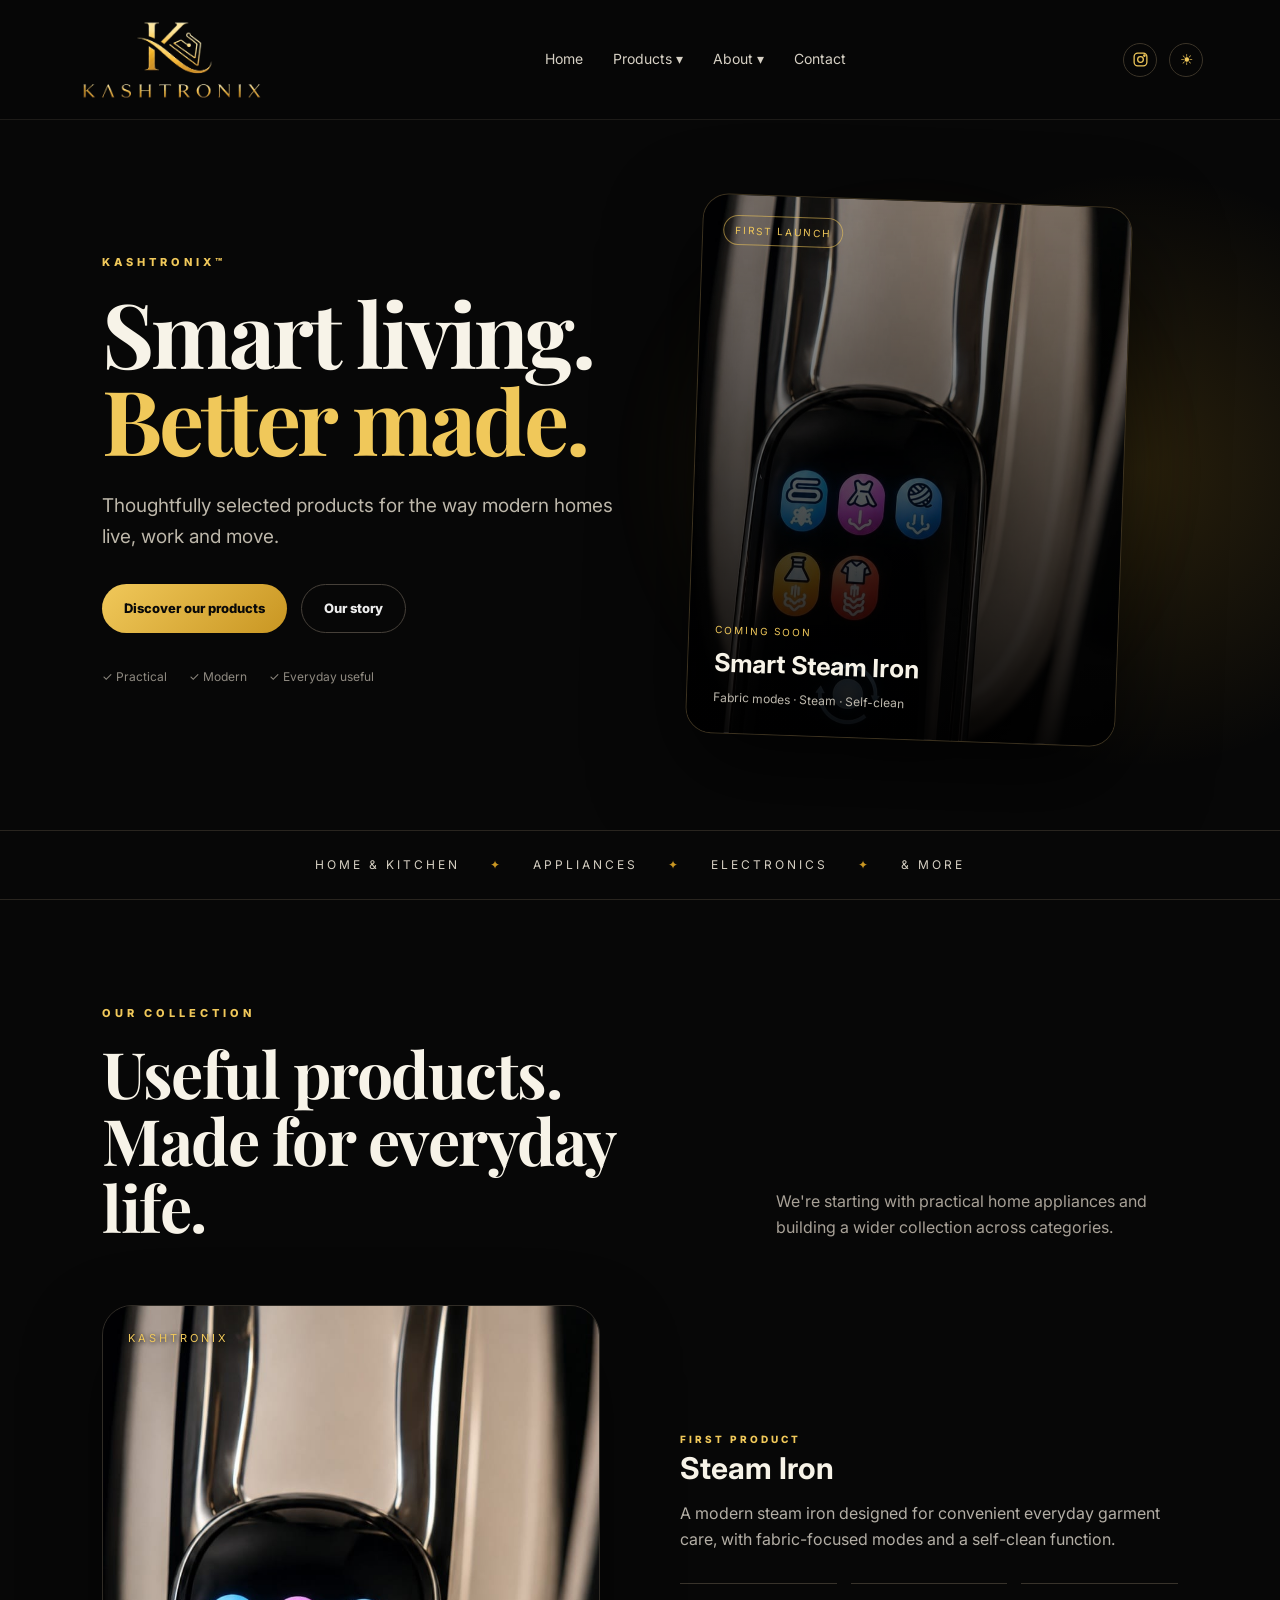
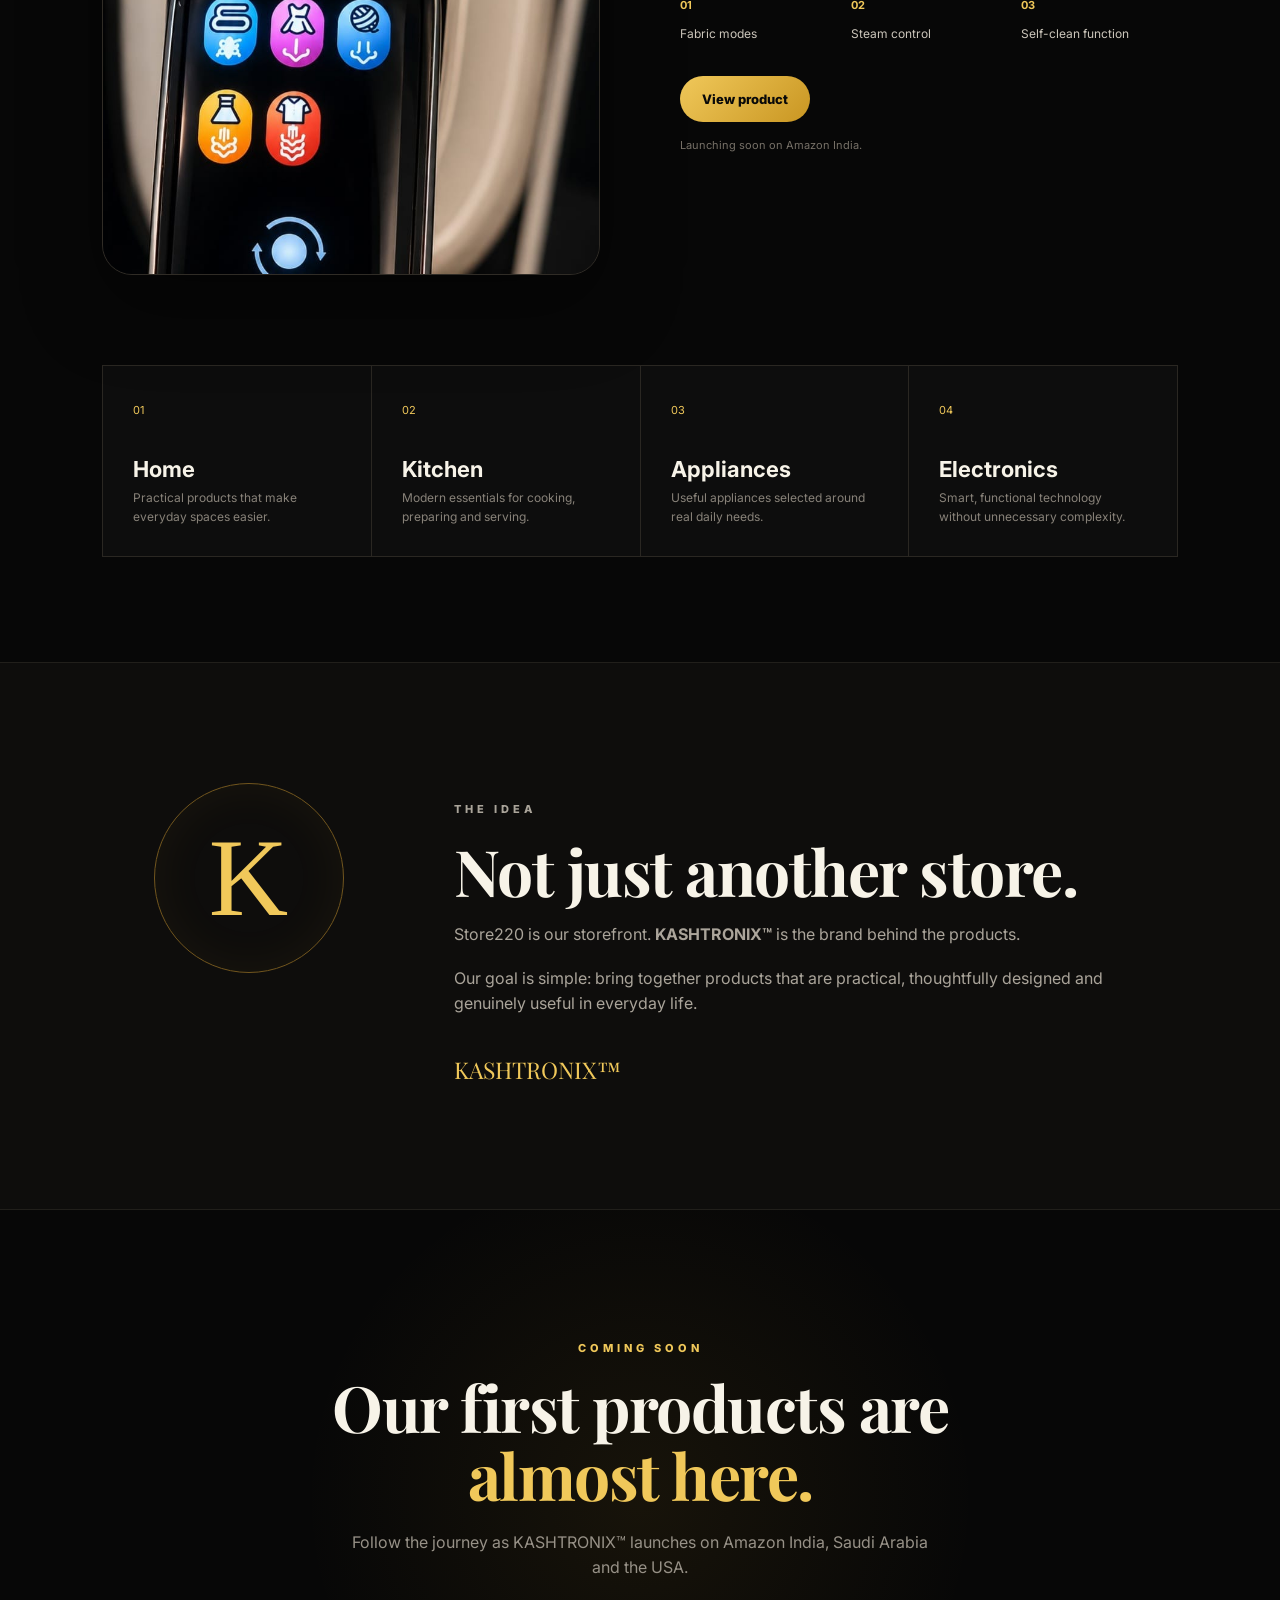
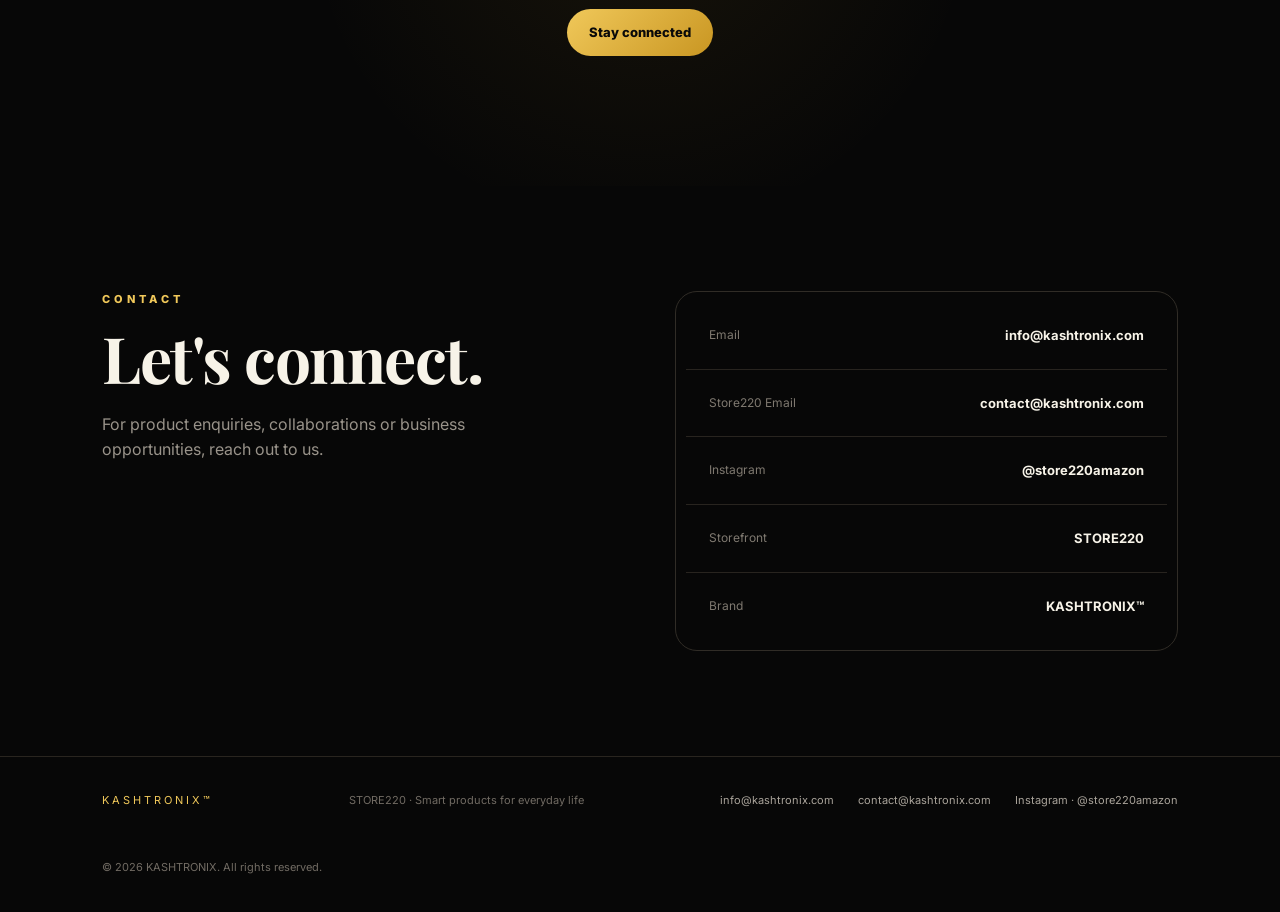
<file: index.html>
<!DOCTYPE html>
<html lang="en">
<head>

  <!-- Basic SEO -->
  <meta charset="UTF-8">
  <meta name="viewport" content="width=device-width, initial-scale=1.0">

  <title>KASHTRONIX™ | Smart Products for Modern Everyday Living</title>

  <meta name="description" content="KASHTRONIX™ creates practical, modern products for everyday living across home, kitchen, appliances and electronics. Discover our growing collection.">

  <meta name="robots" content="index, follow">

  <link rel="canonical" href="https://www.kashtronix.com/">

  <!-- Google Search / Browser -->
  <meta name="theme-color" content="#080808">

  <!-- Website Icon -->
  <link rel="icon" type="image/jpeg" href="assets/logo.jpg">

  <!-- Open Graph — Google/WhatsApp/Facebook/LinkedIn sharing -->
  <meta property="og:type" content="website">
  <meta property="og:title" content="KASHTRONIX™ | Smart Products for Modern Everyday Living">
  <meta property="og:description" content="Practical, modern products designed for everyday living. Explore KASHTRONIX™.">
  <meta property="og:url" content="https://www.kashtronix.com/">
  <meta property="og:image" content="https://www.kashtronix.com/assets/logo.jpg">
  <meta property="og:site_name" content="KASHTRONIX™">

  <!-- Google tag (gtag.js) -->
  <script async src="https://www.googletagmanager.com/gtag/js?id=G-SP24H0GY4Q"></script>

  <script>
    window.dataLayer = window.dataLayer || [];

    function gtag() {
      dataLayer.push(arguments);
    }

    gtag('js', new Date());

    gtag('config', 'G-SP24H0GY4Q');
  </script>

  <!-- Fonts -->
  <link rel="preconnect" href="https://fonts.googleapis.com">
  <link rel="preconnect" href="https://fonts.gstatic.com" crossorigin>

  <link href="https://fonts.googleapis.com/css2?family=Inter:wght@400;500;600;700;800&family=Playfair+Display:wght@600;700&display=swap" rel="stylesheet">

  <!-- Stylesheet -->
  <link rel="stylesheet" href="style.css">

  <!-- KASHTRONIX™ Structured Data -->
  <script type="application/ld+json">
  {
    "@context": "https://schema.org",
    "@type": "Brand",
    "name": "KASHTRONIX™",
    "url": "https://www.kashtronix.com/",
    "logo": "https://www.kashtronix.com/assets/logo.jpg",
    "sameAs": [
      "https://www.instagram.com/store220amazon/"
    ]
  }
  </script>

</head>

<body>

<header class="nav">

  <a class="brand" href="index.html">
    <img src="assets/logo new .png" alt="KASHTRONIX logo">
  </a>

  <nav class="nav-links">

    <a href="index.html">Home</a>

    <div class="dropdown">
      <button class="drop-toggle" type="button">
        Products <span>▾</span>
      </button>

      <div class="dropdown-menu">
        <a href="products.html">All Products</a>
        <a href="steam-iron.html">Micro Steam Iron</a>
        <a href="home.html">Home</a>
        <a href="kitchen.html">Kitchen</a>
        <a href="appliances.html">Appliances</a>
        <a href="electronics.html">Electronics</a>
      </div>
    </div>

    <div class="dropdown">
      <button class="drop-toggle" type="button">
        About <span>▾</span>
      </button>

      <div class="dropdown-menu">
        <a href="about.html">Our Story</a>
        <a href="home.html#store220">STORE220</a>
      </div>
    </div>

    <a href="contact.html">Contact</a>

  </nav>

  <div class="nav-social">

  <a class="insta" href="https://www.instagram.com/store220amazon/" target="_blank" rel="noopener noreferrer" aria-label="Instagram">
    <svg viewBox="0 0 24 24" aria-hidden="true">
      <rect x="3" y="3" width="18" height="18" rx="5"></rect>
      <circle cx="12" cy="12" r="4"></circle>
      <circle cx="17.5" cy="6.5" r="1"></circle>
    </svg>
  </a>

  <button class="theme-toggle" type="button" aria-label="Toggle light and dark mode" title="Toggle light and dark mode">
    ☀
  </button>

</div>

  <button class="menu" aria-label="Open menu">☰</button>

</header>


<main id="home">

<section class="hero">

  <div class="hero-glow"></div>

  <div class="hero-copy">
    <p class="eyebrow">KASHTRONIX™</p>

    <h1>Smart living.<br><span>Better made.</span></h1>

    <p class="lead">
      Thoughtfully selected products for the way modern homes live, work and move.
    </p>

    <div class="hero-actions">
      <a class="button gold" href="products.html">Discover our products</a>
      <a class="button ghost" href="about.html">Our story</a>
    </div>

    <div class="trust-row">
      <span>✓ Practical</span>
      <span>✓ Modern</span>
      <span>✓ Everyday useful</span>
    </div>
  </div>

  <div class="hero-art">

    <div class="orb"></div>

    <div class="product-card">

      <div class="product-label">FIRST LAUNCH</div>

      <img src="assets/steam-iron.jpeg" alt="KASHTRONIX steam iron">

      <div class="product-overlay">
        <small>COMING SOON</small>
        <strong>Smart Steam Iron</strong>
        <span>Fabric modes · Steam · Self-clean</span>
      </div>

    </div>

  </div>

</section>


<section class="ticker">
  <span>HOME & KITCHEN</span>
  <i>✦</i>
  <span>APPLIANCES</span>
  <i>✦</i>
  <span>ELECTRONICS</span>
  <i>✦</i>
  <span>& MORE</span>
</section>


<section class="section" id="products">

  <div class="section-head">

    <div>
      <p class="eyebrow">OUR COLLECTION</p>
      <h2>Useful products.<br>Made for everyday life.</h2>
    </div>

    <p>
      We're starting with practical home appliances and building a wider collection across categories.
    </p>

  </div>


  <div class="featured-product">

    <div class="product-photo">
      <div class="photo-frame">
        <img src="assets/steam-iron.jpeg" alt="KASHTRONIX steam iron">
      </div>
    </div>

    <div class="product-info">

      <span class="tag">FIRST PRODUCT</span>

      <h3>Steam Iron</h3>

      <p class="product-intro">
        A modern steam iron designed for convenient everyday garment care, with fabric-focused modes and a self-clean function.
      </p>

      <div class="features">

        <div>
          <b>01</b>
          <span>Fabric modes</span>
        </div>

        <div>
          <b>02</b>
          <span>Steam control</span>
        </div>

        <div>
          <b>03</b>
          <span>Self-clean function</span>
        </div>

      </div>

      <a class="button gold" href="steam-iron.html">
        View product
      </a>

      <p class="amazon-note">
        Launching soon on Amazon India.
      </p>

    </div>

  </div>


  <div class="category-grid">

    <a href="home.html">
      <article>
        <span>01</span>
        <h3>Home</h3>
        <p>Practical products that make everyday spaces easier.</p>
      </article>
    </a>

    <a href="kitchen.html">
      <article>
        <span>02</span>
        <h3>Kitchen</h3>
        <p>Modern essentials for cooking, preparing and serving.</p>
      </article>
    </a>

    <a href="appliances.html">
      <article>
        <span>03</span>
        <h3>Appliances</h3>
        <p>Useful appliances selected around real daily needs.</p>
      </article>
    </a>

    <a href="electronics.html">
      <article>
        <span>04</span>
        <h3>Electronics</h3>
        <p>Smart, functional technology without unnecessary complexity.</p>
      </article>
    </a>

  </div>

</section>


<section class="story" id="about">

  <div class="story-mark">K</div>

  <div class="story-copy">

    <p class="eyebrow">THE IDEA</p>

    <h2>Not just another store.</h2>

    <p>
      Store220 is our storefront.
      <strong>KASHTRONIX™</strong> is the brand behind the products.
    </p>

    <p>
      Our goal is simple: bring together products that are practical,
      thoughtfully designed and genuinely useful in everyday life.
    </p>

    <div class="signature">KASHTRONIX™</div>

  </div>

</section>


<section class="launch">

  <p class="eyebrow">COMING SOON</p>

  <h2>
    Our first products are<br>
    <span>almost here.</span>
  </h2>

  <p>
    Follow the journey as KASHTRONIX™ launches on Amazon India,
    Saudi Arabia and the USA.
  </p>

  <a class="button gold" href="contact.html">
    Stay connected
  </a>

</section>


<section class="contact section" id="contact">

  <div>

    <p class="eyebrow">CONTACT</p>

    <h2>Let's connect.</h2>

    <p>
      For product enquiries, collaborations or business opportunities,
      reach out to us.
    </p>

  </div>


  <div class="contact-card">

    <div>
      <span>Email</span>
      <strong>
        <a href="mailto:info@kashtronix.com">
          info@kashtronix.com
        </a>
      </strong>
    </div>

    <div>
      <span>Store220 Email</span>
      <strong>
        <a href="mailto:contact@kashtronix.com">
          contact@kashtronix.com
        </a>
      </strong>
    </div>

    <div>
      <span>Instagram</span>
      <strong>
        <a href="https://www.instagram.com/store220amazon/" target="_blank" rel="noopener noreferrer">
          @store220amazon
        </a>
      </strong>
    </div>

    <div>
      <span>Storefront</span>
      <strong>STORE220</strong>
    </div>

    <div>
      <span>Brand</span>
      <strong>KASHTRONIX™</strong>
    </div>

  </div>

</section>

</main>


<footer>

  <div class="footer-brand">
    KASHTRONIX™
  </div>

  <div>
    STORE220 · Smart products for everyday life
  </div>

  <div class="footer-contact">

    <a href="mailto:info@kashtronix.com">
      info@kashtronix.com
    </a>

    <a href="mailto:contact@kashtronix.com">
      contact@kashtronix.com
    </a>

    <a href="https://www.instagram.com/store220amazon/" target="_blank" rel="noopener noreferrer">
      Instagram · @store220amazon
    </a>

  </div>

  <div>
    © 2026 KASHTRONIX. All rights reserved.
  </div>

</footer>


<script src="script.js"></script>

</body>
</html>
</file>
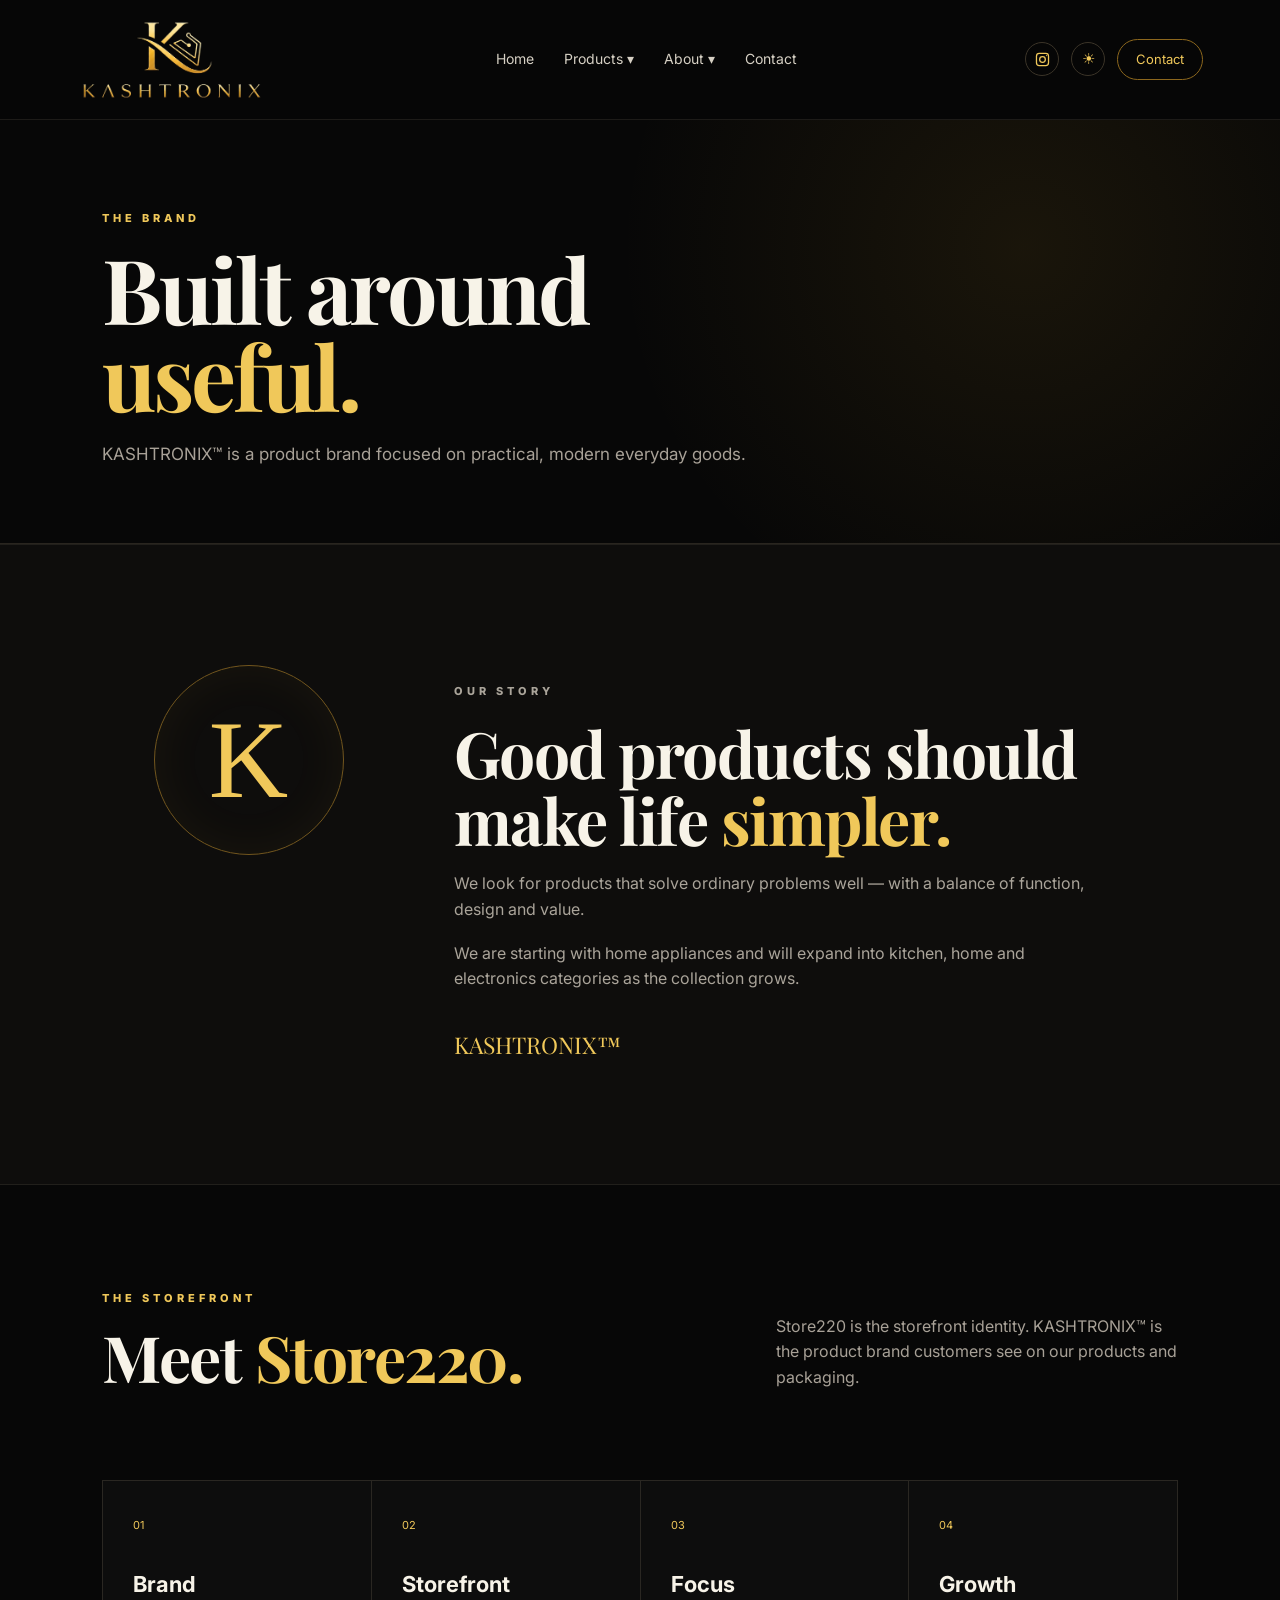
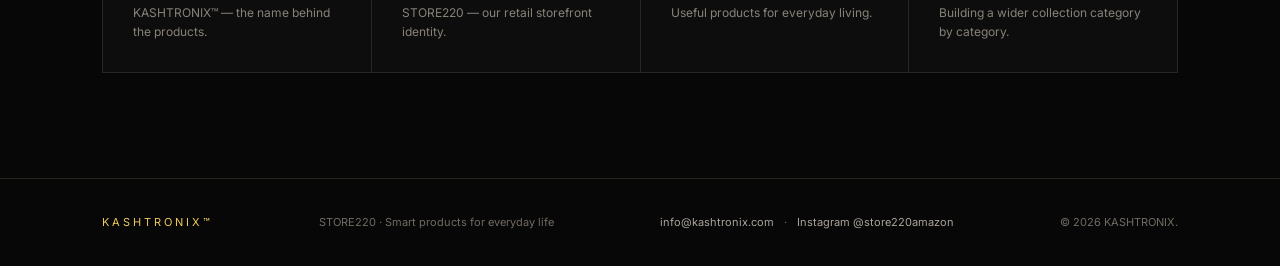
<file: about.html>
<!DOCTYPE html>
<html lang="en">

<head>

  <!-- Basic SEO -->
  <meta charset="UTF-8">
  <meta name="viewport" content="width=device-width, initial-scale=1.0">

  <title>About KASHTRONIX™ | Our Story & STORE220</title>

  <meta
    name="description"
    content="Learn about KASHTRONIX™, a product brand focused on practical, modern everyday goods, and STORE220, our retail storefront identity."
  >

  <meta name="robots" content="index, follow">

  <link
    rel="canonical"
    href="https://www.kashtronix.com/about.html"
  >

  <!-- Website Icon -->
  <link
    rel="icon"
    type="image/png"
    href="assets/logo new .png"
  >

  <!-- Open Graph -->
  <meta property="og:type" content="website">

  <meta
    property="og:title"
    content="About KASHTRONIX™ | Our Story & STORE220"
  >

  <meta
    property="og:description"
    content="Discover the story behind KASHTRONIX™ and learn how STORE220 serves as our retail storefront identity."
  >

  <meta
    property="og:url"
    content="https://www.kashtronix.com/about.html"
  >

  <meta
    property="og:image"
    content="https://www.kashtronix.com/assets/logo new .png"
  >

  <meta
    property="og:site_name"
    content="KASHTRONIX™"
  >

  <!-- Google tag (gtag.js) -->
  <script
    async
    src="https://www.googletagmanager.com/gtag/js?id=G-SP24H0GY4Q"
  ></script>

  <script>
    window.dataLayer = window.dataLayer || [];

    function gtag() {
      dataLayer.push(arguments);
    }

    gtag('js', new Date());

    gtag('config', 'G-SP24H0GY4Q');
  </script>

  <!-- Fonts -->
  <link
    rel="preconnect"
    href="https://fonts.googleapis.com"
  >

  <link
    rel="preconnect"
    href="https://fonts.gstatic.com"
    crossorigin
  >

  <link
    href="https://fonts.googleapis.com/css2?family=Inter:wght@400;500;600;700;800&family=Playfair+Display:wght@600;700&display=swap"
    rel="stylesheet"
  >

  <!-- Main CSS -->
  <link
    rel="stylesheet"
    href="style.css"
  >

</head>

<body>

  <!-- =========================
       HEADER
  ========================== -->

  <header class="nav">

    <!-- Logo -->
    <a
      class="brand"
      href="index.html"
    >
      <img
        src="assets/logo new .png"
        alt="KASHTRONIX logo"
      >
    </a>


    <!-- Main Navigation -->
    <nav class="nav-links">

      <a href="index.html">
        Home
      </a>


      <!-- Products Dropdown -->
      <div class="dropdown">

        <button class="drop-toggle">
          Products ▾
        </button>

        <div class="dropdown-menu">

          <a href="products.html">
            All Products
          </a>

          <a href="steam-iron.html">
            Micro Steam Iron
          </a>

          <a href="home.html">
            Home
          </a>

          <a href="kitchen.html">
            Kitchen
          </a>

          <a href="appliances.html">
            Appliances
          </a>

          <a href="electronics.html">
            Electronics
          </a>

        </div>

      </div>


      <!-- About Dropdown -->
      <div class="dropdown">

        <button class="drop-toggle">
          About ▾
        </button>

        <div class="dropdown-menu">

          <a
            class="active"
            href="about.html"
          >
            Our Story
          </a>

          <a href="about.html#store220">
            Store220
          </a>

        </div>

      </div>


      <a href="contact.html">
        Contact
      </a>

    </nav>


    <!-- Right Side Controls -->
    <div class="nav-social">

      <!-- Instagram -->
      <a
        class="insta"
        href="https://www.instagram.com/store220amazon/"
        target="_blank"
        rel="noopener noreferrer"
        aria-label="Instagram"
      >

        <svg
          viewBox="0 0 24 24"
          aria-hidden="true"
        >

          <rect
            x="3.5"
            y="3.5"
            width="17"
            height="17"
            rx="4"
          ></rect>

          <circle
            cx="12"
            cy="12"
            r="4"
          ></circle>

          <circle
            cx="17.5"
            cy="6.5"
            r=".8"
            fill="currentColor"
            stroke="none"
          ></circle>

        </svg>

      </a>


      <!-- Light / Dark Mode -->
      <button
        class="theme-toggle"
        type="button"
        aria-label="Toggle light and dark mode"
        title="Toggle light and dark mode"
      >
        ☀
      </button>


      <!-- Contact Button -->
      <a
        class="nav-cta"
        href="contact.html"
      >
        Contact
      </a>


      <!-- Mobile Menu -->
      <button
        class="menu"
        aria-label="Open menu"
      >
        ☰
      </button>

    </div>

  </header>


  <!-- =========================
       MAIN CONTENT
  ========================== -->

  <main>


    <!-- Page Hero -->
    <section class="page-hero">

      <p class="eyebrow">
        THE BRAND
      </p>

      <h1>
        Built around<br>
        <span>useful.</span>
      </h1>

      <p>
        KASHTRONIX™ is a product brand focused on
        practical, modern everyday goods.
      </p>

    </section>


    <!-- Our Story -->
    <section class="story">

      <div class="story-mark">
        K
      </div>

      <div class="story-copy">

        <p class="eyebrow">
          OUR STORY
        </p>

        <h2>
          Good products should make life
          <span>simpler.</span>
        </h2>

        <p>
          We look for products that solve ordinary
          problems well — with a balance of function,
          design and value.
        </p>

        <p>
          We are starting with home appliances and
          will expand into kitchen, home and
          electronics categories as the collection grows.
        </p>

        <div class="signature">
          KASHTRONIX™
        </div>

      </div>

    </section>


    <!-- Store220 -->
    <section
      class="section"
      id="store220"
    >

      <div class="section-head">

        <div>

          <p class="eyebrow">
            THE STOREFRONT
          </p>

          <h2>
            Meet
            <span>Store220.</span>
          </h2>

        </div>

        <p>
          Store220 is the storefront identity.
          KASHTRONIX™ is the product brand customers
          see on our products and packaging.
        </p>

      </div>


      <!-- Category Grid -->
      <div class="category-grid">

        <article>

          <span>
            01
          </span>

          <h3>
            Brand
          </h3>

          <p>
            KASHTRONIX™ — the name behind the products.
          </p>

        </article>


        <article>

          <span>
            02
          </span>

          <h3>
            Storefront
          </h3>

          <p>
            STORE220 — our retail storefront identity.
          </p>

        </article>


        <article>

          <span>
            03
          </span>

          <h3>
            Focus
          </h3>

          <p>
            Useful products for everyday living.
          </p>

        </article>


        <article>

          <span>
            04
          </span>

          <h3>
            Growth
          </h3>

          <p>
            Building a wider collection category by category.
          </p>

        </article>

      </div>

    </section>

  </main>


  <!-- =========================
       FOOTER
  ========================== -->

  <footer>

    <div class="footer-brand">
      KASHTRONIX™
    </div>

    <div>
      STORE220 · Smart products for everyday life
    </div>

    <div class="footer-social">

      <a href="mailto:info@kashtronix.com">
        info@kashtronix.com
      </a>

      <span>
        ·
      </span>

      <a
        href="https://www.instagram.com/store220amazon/"
        target="_blank"
        rel="noopener noreferrer"
      >
        Instagram @store220amazon
      </a>

    </div>

    <div>
      © 2026 KASHTRONIX.
    </div>

  </footer>


  <!-- Main JavaScript -->
  <script src="script.js"></script>

</body>

</html>
</file>
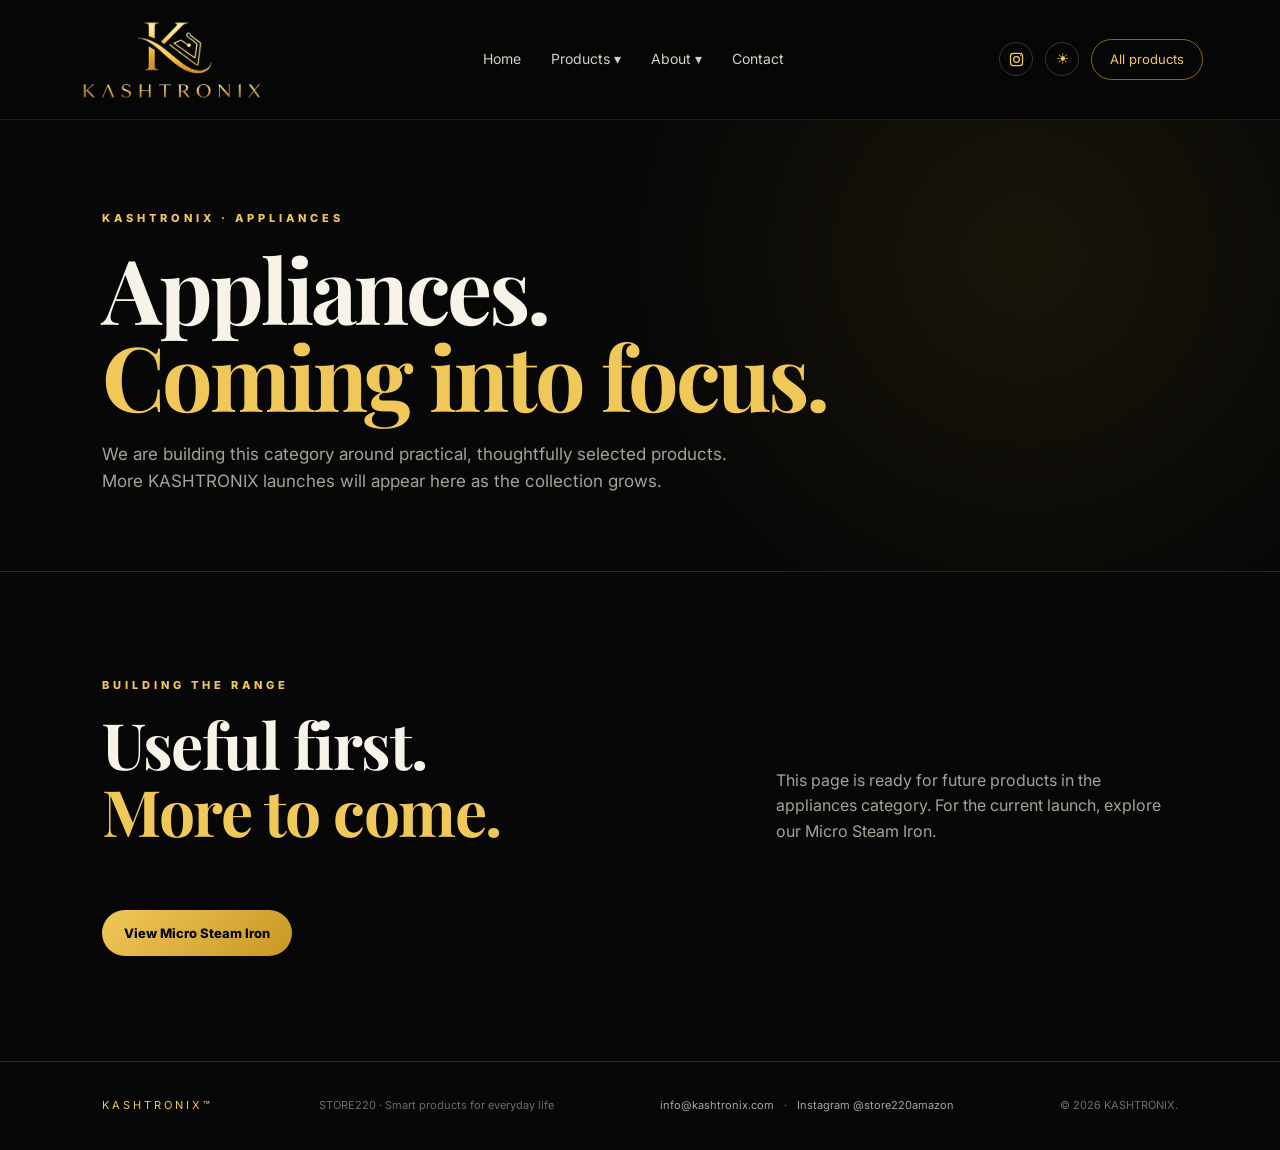
<file: appliances.html>
<!DOCTYPE html>
<html lang="en">

<head>

  <!-- Basic SEO -->
  <meta charset="UTF-8">
  <meta name="viewport" content="width=device-width, initial-scale=1.0">

  <title>KASHTRONIX™ Appliances | Practical Appliances for Everyday Living</title>

  <meta
    name="description"
    content="Explore the KASHTRONIX™ appliances collection, focused on practical and thoughtfully selected products for modern everyday living. New products coming soon."
  >

  <meta name="robots" content="index, follow">

  <link
    rel="canonical"
    href="https://www.kashtronix.com/appliances.html"
  >

  <!-- Website Icon -->
  <link
    rel="icon"
    type="image/png"
    href="assets/logo new .png"
  >

  <!-- Open Graph -->
  <meta property="og:type" content="website">

  <meta
    property="og:title"
    content="KASHTRONIX™ Appliances | Practical Appliances for Everyday Living"
  >

  <meta
    property="og:description"
    content="Practical, thoughtfully selected appliances for modern everyday living from KASHTRONIX™."
  >

  <meta
    property="og:url"
    content="https://www.kashtronix.com/appliances.html"
  >

  <meta
    property="og:image"
    content="https://www.kashtronix.com/assets/logo new .png"
  >

  <meta
    property="og:site_name"
    content="KASHTRONIX™"
  >

  <!-- Google tag (gtag.js) -->
  <script
    async
    src="https://www.googletagmanager.com/gtag/js?id=G-SP24H0GY4Q"
  ></script>

  <script>
    window.dataLayer = window.dataLayer || [];

    function gtag() {
      dataLayer.push(arguments);
    }

    gtag('js', new Date());

    gtag('config', 'G-SP24H0GY4Q');
  </script>

  <!-- Fonts -->
  <link
    rel="preconnect"
    href="https://fonts.googleapis.com"
  >

  <link
    rel="preconnect"
    href="https://fonts.gstatic.com"
    crossorigin
  >

  <link
    href="https://fonts.googleapis.com/css2?family=Inter:wght@400;500;600;700;800&family=Playfair+Display:wght@600;700&display=swap"
    rel="stylesheet"
  >

  <!-- Main CSS -->
  <link
    rel="stylesheet"
    href="style.css"
  >

</head>

<body>

  <!-- =========================
       HEADER
  ========================== -->

  <header class="nav">

    <!-- Logo -->
    <a
      class="brand"
      href="index.html"
    >
      <img
        src="assets/logo new .png"
        alt="KASHTRONIX logo"
      >
    </a>


    <!-- Main Navigation -->
    <nav class="nav-links">

      <a href="index.html">
        Home
      </a>


      <!-- Products Dropdown -->
      <div class="dropdown">

        <button class="drop-toggle">
          Products ▾
        </button>

        <div class="dropdown-menu">

          <a href="products.html">
            All Products
          </a>

          <a href="steam-iron.html">
            Micro Steam Iron
          </a>

          <a href="home.html">
            Home
          </a>

          <a href="kitchen.html">
            Kitchen
          </a>

          <a href="appliances.html">
            Appliances
          </a>

          <a href="electronics.html">
            Electronics
          </a>

        </div>

      </div>


      <!-- About Dropdown -->
      <div class="dropdown">

        <button class="drop-toggle">
          About ▾
        </button>

        <div class="dropdown-menu">

          <a href="about.html">
            Our Story
          </a>

          <a href="about.html#store220">
            Store220
          </a>

        </div>

      </div>


      <a href="contact.html">
        Contact
      </a>

    </nav>


    <!-- Right Side Controls -->
    <div class="nav-social">

      <!-- Instagram -->
      <a
        class="insta"
        href="https://www.instagram.com/store220amazon/"
        target="_blank"
        rel="noopener noreferrer"
        aria-label="Instagram"
      >

        <svg
          viewBox="0 0 24 24"
          aria-hidden="true"
        >

          <rect
            x="3.5"
            y="3.5"
            width="17"
            height="17"
            rx="4"
          ></rect>

          <circle
            cx="12"
            cy="12"
            r="4"
          ></circle>

          <circle
            cx="17.5"
            cy="6.5"
            r=".8"
            fill="currentColor"
            stroke="none"
          ></circle>

        </svg>

      </a>


      <!-- Light / Dark Mode -->
      <button
        class="theme-toggle"
        type="button"
        aria-label="Toggle light and dark mode"
        title="Toggle light and dark mode"
      >
        ☀
      </button>


      <!-- All Products Button -->
      <a
        class="nav-cta"
        href="products.html"
      >
        All products
      </a>


      <!-- Mobile Menu -->
      <button
        class="menu"
        aria-label="Open menu"
      >
        ☰
      </button>

    </div>

  </header>


  <!-- =========================
       MAIN CONTENT
  ========================== -->

  <main>

    <!-- Page Hero -->
    <section class="page-hero">

      <p class="eyebrow">
        KASHTRONIX · Appliances
      </p>

      <h1>
        Appliances.<br>
        <span>Coming into focus.</span>
      </h1>

      <p>
        We are building this category around practical,
        thoughtfully selected products. More KASHTRONIX
        launches will appear here as the collection grows.
      </p>

    </section>


    <!-- Building The Range -->
    <section class="section">

      <div class="section-head">

        <div>

          <p class="eyebrow">
            BUILDING THE RANGE
          </p>

          <h2>
            Useful first.<br>
            <span>More to come.</span>
          </h2>

        </div>

        <p>
          This page is ready for future products in the
          appliances category. For the current launch,
          explore our Micro Steam Iron.
        </p>

      </div>


      <a
        class="button gold"
        href="steam-iron.html"
      >
        View Micro Steam Iron
      </a>

    </section>

  </main>


  <!-- =========================
       FOOTER
  ========================== -->

  <footer>

    <div class="footer-brand">
      KASHTRONIX™
    </div>

    <div>
      STORE220 · Smart products for everyday life
    </div>

    <div class="footer-social">

      <a href="mailto:info@kashtronix.com">
        info@kashtronix.com
      </a>

      <span>
        ·
      </span>

      <a
        href="https://www.instagram.com/store220amazon/"
        target="_blank"
        rel="noopener noreferrer"
      >
        Instagram @store220amazon
      </a>

    </div>

    <div>
      © 2026 KASHTRONIX.
    </div>

  </footer>


  <!-- Main JavaScript -->
  <script src="script.js"></script>

</body>

</html>
</file>
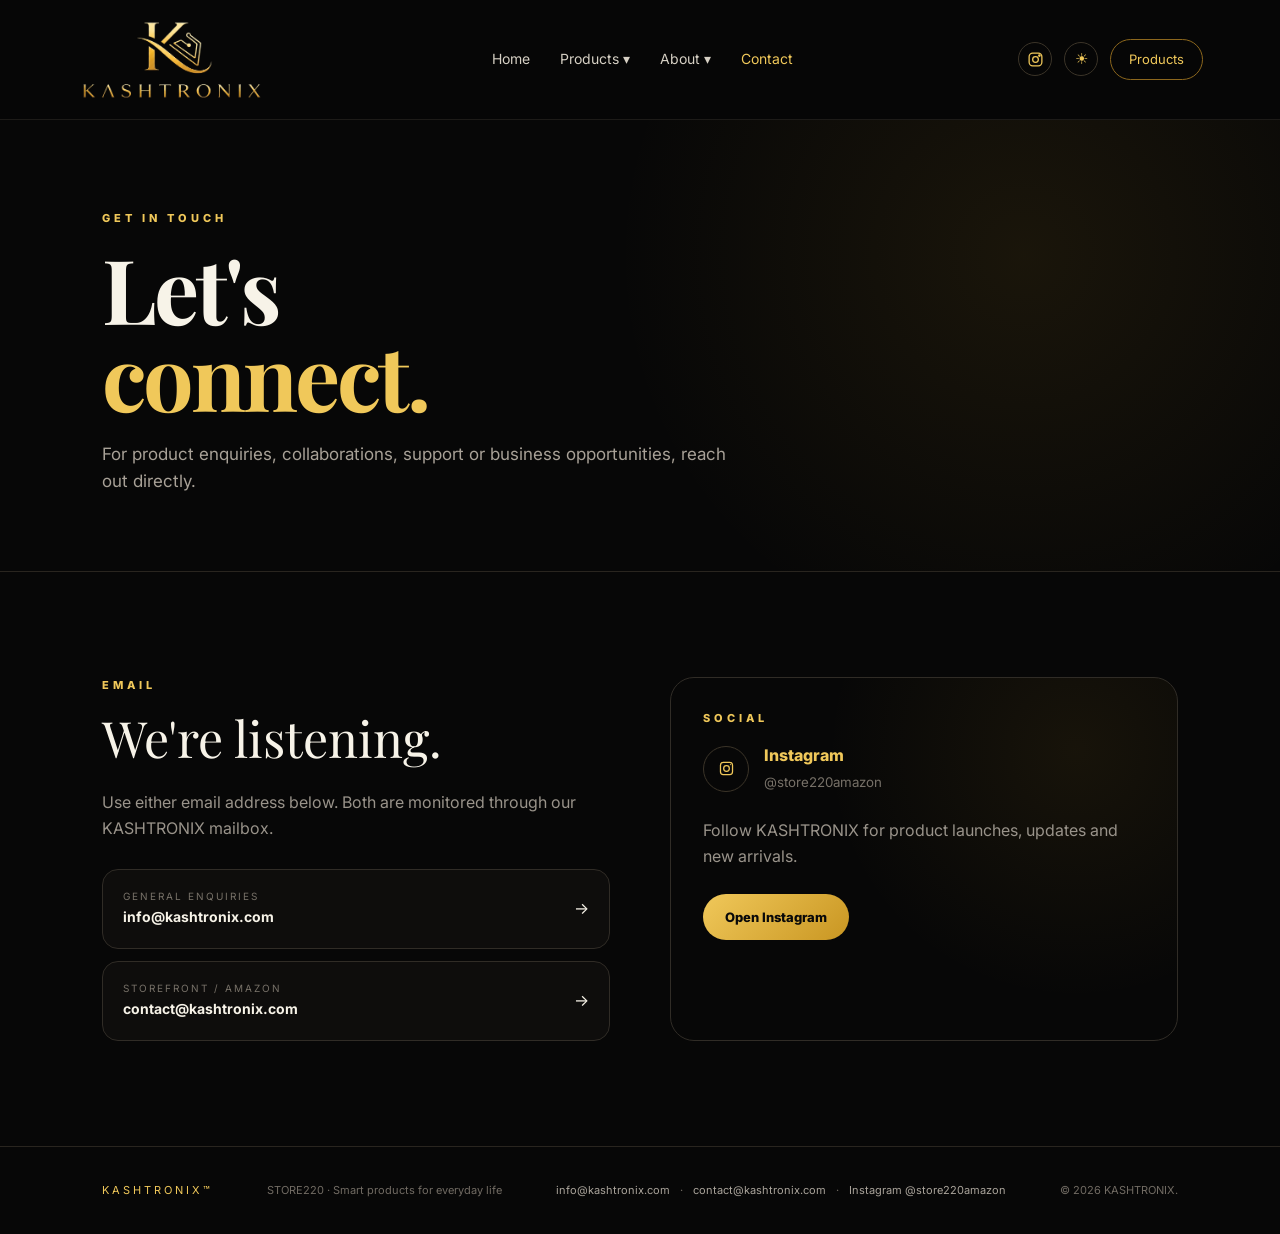
<file: contact.html>
<!DOCTYPE html>
<html lang="en">

<head>

  <!-- Basic SEO -->
  <meta charset="UTF-8">
  <meta name="viewport" content="width=device-width, initial-scale=1.0">

  <title>Contact KASHTRONIX™ | Product Enquiries & Business Opportunities</title>

  <meta
    name="description"
    content="Contact KASHTRONIX™ for product enquiries, customer support, collaborations and business opportunities. Connect with the KASHTRONIX team or follow Store220 on Instagram."
  >

  <meta name="robots" content="index, follow">

  <link
    rel="canonical"
    href="https://www.kashtronix.com/contact.html"
  >

  <!-- Website Icon -->
  <link
    rel="icon"
    type="image/png"
    href="assets/logo new .png"
  >

  <!-- Open Graph -->
  <meta property="og:type" content="website">

  <meta
    property="og:title"
    content="Contact KASHTRONIX™ | Product Enquiries & Business Opportunities"
  >

  <meta
    property="og:description"
    content="Get in touch with KASHTRONIX™ for product enquiries, support, collaborations and business opportunities."
  >

  <meta
    property="og:url"
    content="https://www.kashtronix.com/contact.html"
  >

  <meta
    property="og:image"
    content="https://www.kashtronix.com/assets/logo new .png"
  >

  <meta
    property="og:site_name"
    content="KASHTRONIX™"
  >

  <!-- Google tag (gtag.js) -->
  <script
    async
    src="https://www.googletagmanager.com/gtag/js?id=G-SP24H0GY4Q"
  ></script>

  <script>
    window.dataLayer = window.dataLayer || [];

    function gtag() {
      dataLayer.push(arguments);
    }

    gtag('js', new Date());

    gtag('config', 'G-SP24H0GY4Q');
  </script>

  <!-- Fonts -->
  <link
    rel="preconnect"
    href="https://fonts.googleapis.com"
  >

  <link
    rel="preconnect"
    href="https://fonts.gstatic.com"
    crossorigin
  >

  <link
    href="https://fonts.googleapis.com/css2?family=Inter:wght@400;500;600;700;800&family=Playfair+Display:wght@600;700&display=swap"
    rel="stylesheet"
  >

  <!-- Main CSS -->
  <link
    rel="stylesheet"
    href="style.css"
  >

</head>

<body>

  <!-- =========================
       HEADER
  ========================== -->

  <header class="nav">

    <!-- Logo -->
    <a class="brand" href="index.html">
      <img
        src="assets/logo new .png"
        alt="KASHTRONIX logo"
      >
    </a>

    <!-- Main Navigation -->
    <nav class="nav-links">

      <a href="index.html">
        Home
      </a>

      <!-- Products Dropdown -->
      <div class="dropdown">

        <button class="drop-toggle">
          Products ▾
        </button>

        <div class="dropdown-menu">

          <a href="products.html">
            All Products
          </a>

          <a href="steam-iron.html">
            Micro Steam Iron
          </a>

          <a href="home.html">
            Home
          </a>

          <a href="kitchen.html">
            Kitchen
          </a>

          <a href="appliances.html">
            Appliances
          </a>

          <a href="electronics.html">
            Electronics
          </a>

        </div>

      </div>

      <!-- About Dropdown -->
      <div class="dropdown">

        <button class="drop-toggle">
          About ▾
        </button>

        <div class="dropdown-menu">

          <a href="about.html">
            Our Story
          </a>

          <a href="about.html#store220">
            Store220
          </a>

        </div>

      </div>

      <a class="active" href="contact.html">
        Contact
      </a>

    </nav>

    <!-- Right Side Header Controls -->
    <div class="nav-social">

      <!-- Instagram -->
      <a
        class="insta"
        href="https://www.instagram.com/store220amazon/"
        target="_blank"
        rel="noopener noreferrer"
        aria-label="Instagram"
      >

        <svg
          viewBox="0 0 24 24"
          aria-hidden="true"
        >
          <rect
            x="3"
            y="3"
            width="18"
            height="18"
            rx="5"
          ></rect>

          <circle
            cx="12"
            cy="12"
            r="4"
          ></circle>

          <circle
            cx="17.5"
            cy="6.5"
            r="1"
          ></circle>

        </svg>

      </a>

      <!-- Light / Dark Mode -->
      <button
        class="theme-toggle"
        type="button"
        aria-label="Toggle light and dark mode"
        title="Toggle light and dark mode"
      >
        ☀
      </button>

      <!-- Products Button -->
      <a
        class="nav-cta"
        href="products.html"
      >
        Products
      </a>

      <!-- Mobile Menu -->
      <button
        class="menu"
        aria-label="Open menu"
      >
        ☰
      </button>

    </div>

  </header>


  <!-- =========================
       MAIN CONTENT
  ========================== -->

  <main>

    <!-- Page Hero -->
    <section class="page-hero">

      <p class="eyebrow">
        GET IN TOUCH
      </p>

      <h1>
        Let's<br>
        <span>connect.</span>
      </h1>

      <p>
        For product enquiries, collaborations, support or
        business opportunities, reach out directly.
      </p>

    </section>


    <!-- Contact Section -->
    <section class="section">

      <div class="contact-layout">

        <!-- Email Section -->
        <div>

          <p class="eyebrow">
            EMAIL
          </p>

          <div class="contact-big">
            We're listening.
          </div>

          <p
            style="
              color:#99938a;
              max-width:520px;
            "
          >
            Use either email address below.
            Both are monitored through our KASHTRONIX mailbox.
          </p>


          <!-- Email Links -->
          <div class="contact-links">

            <!-- General Enquiries -->
            <a
              class="contact-link"
              href="mailto:info@kashtronix.com"
            >

              <div>

                <small>
                  General enquiries
                </small>

                <strong>
                  info@kashtronix.com
                </strong>

              </div>

              <span>
                →
              </span>

            </a>


            <!-- Storefront / Amazon -->
            <a
              class="contact-link"
              href="mailto:contact@kashtronix.com"
            >

              <div>

                <small>
                  Storefront / Amazon
                </small>

                <strong>
                  contact@kashtronix.com
                </strong>

              </div>

              <span>
                →
              </span>

            </a>

          </div>

        </div>


        <!-- Social Section -->
        <div class="social-box">

          <p class="eyebrow">
            SOCIAL
          </p>


          <!-- Instagram -->
          <div class="insta-large">

            <a
              class="insta"
              href="https://www.instagram.com/store220amazon/"
              target="_blank"
              rel="noopener noreferrer"
              aria-label="Open KASHTRONIX Instagram"
            >

              <svg
                viewBox="0 0 24 24"
                aria-hidden="true"
              >

                <rect
                  x="3.5"
                  y="3.5"
                  width="17"
                  height="17"
                  rx="4"
                ></rect>

                <circle
                  cx="12"
                  cy="12"
                  r="4"
                ></circle>

                <circle
                  cx="17.5"
                  cy="6.5"
                  r=".8"
                  fill="currentColor"
                  stroke="none"
                ></circle>

              </svg>

            </a>


            <div>

              <div>
                Instagram
              </div>

              <small
                style="
                  color:#777168;
                  font-weight:400;
                "
              >
                @store220amazon
              </small>

            </div>

          </div>


          <p
            style="
              color:#99938a;
              margin:24px 0;
            "
          >
            Follow KASHTRONIX for product launches,
            updates and new arrivals.
          </p>


          <!-- Instagram Button -->
          <a
            class="button gold"
            href="https://www.instagram.com/store220amazon/"
            target="_blank"
            rel="noopener noreferrer"
          >
            Open Instagram
          </a>

        </div>

      </div>

    </section>

  </main>


  <!-- =========================
       FOOTER
  ========================== -->

  <footer>

    <div class="footer-brand">
      KASHTRONIX™
    </div>

    <div>
      STORE220 · Smart products for everyday life
    </div>

    <div class="footer-social">

      <a href="mailto:info@kashtronix.com">
        info@kashtronix.com
      </a>

      <span>
        ·
      </span>

      <a href="mailto:contact@kashtronix.com">
        contact@kashtronix.com
      </a>

      <span>
        ·
      </span>

      <a
        href="https://www.instagram.com/store220amazon/"
        target="_blank"
        rel="noopener noreferrer"
      >
        Instagram @store220amazon
      </a>

    </div>

    <div>
      © 2026 KASHTRONIX.
    </div>

  </footer>


  <!-- Main JavaScript -->
  <script src="script.js"></script>

</body>

</html>
</file>
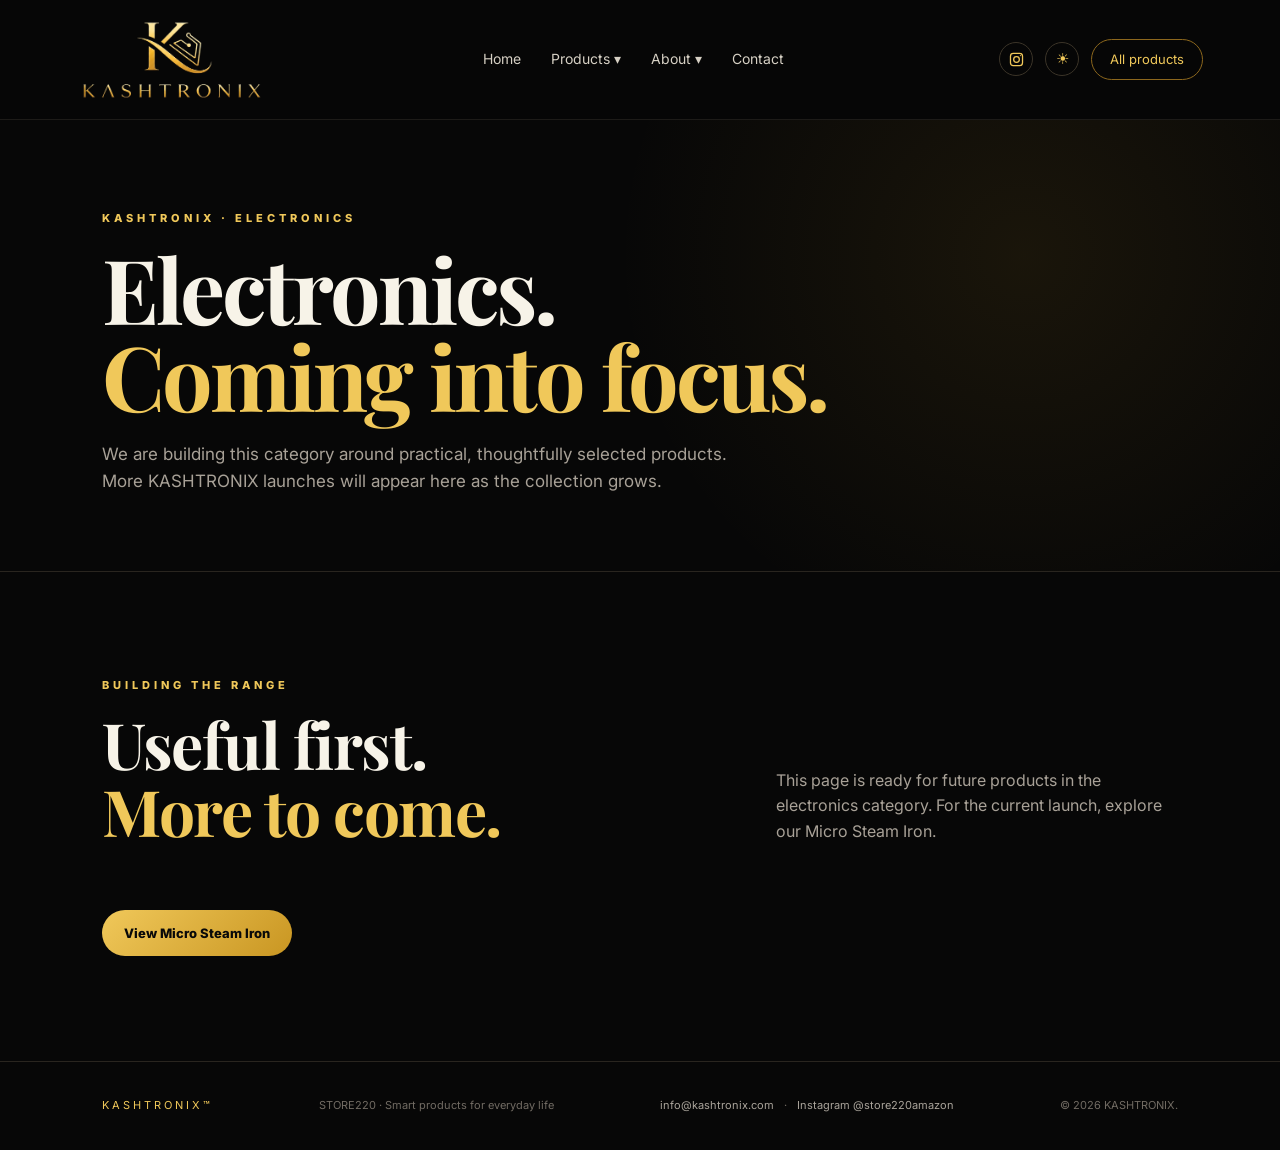
<file: electronics.html>
<!DOCTYPE html>
<html lang="en">

<head>

  <!-- Basic SEO -->
  <meta charset="UTF-8">
  <meta name="viewport" content="width=device-width, initial-scale=1.0">

  <title>KASHTRONIX™ Electronics | Practical Electronics for Everyday Living</title>

  <meta
    name="description"
    content="Explore the KASHTRONIX™ electronics collection, built around practical, functional technology for modern everyday living. New products coming soon."
  >

  <meta name="robots" content="index, follow">

  <link
    rel="canonical"
    href="https://www.kashtronix.com/electronics.html"
  >

  <!-- Website Icon -->
  <link
    rel="icon"
    type="image/png"
    href="assets/logo new .png"
  >

  <!-- Open Graph -->
  <meta property="og:type" content="website">

  <meta
    property="og:title"
    content="KASHTRONIX™ Electronics | Practical Electronics for Everyday Living"
  >

  <meta
    property="og:description"
    content="Practical, functional electronics for modern everyday living from KASHTRONIX™. New products coming soon."
  >

  <meta
    property="og:url"
    content="https://www.kashtronix.com/electronics.html"
  >

  <meta
    property="og:image"
    content="https://www.kashtronix.com/assets/logo new .png"
  >

  <meta
    property="og:site_name"
    content="KASHTRONIX™"
  >

  <!-- Google tag (gtag.js) -->
  <script
    async
    src="https://www.googletagmanager.com/gtag/js?id=G-SP24H0GY4Q"
  ></script>

  <script>
    window.dataLayer = window.dataLayer || [];

    function gtag() {
      dataLayer.push(arguments);
    }

    gtag('js', new Date());

    gtag('config', 'G-SP24H0GY4Q');
  </script>

  <!-- Fonts -->
  <link
    rel="preconnect"
    href="https://fonts.googleapis.com"
  >

  <link
    rel="preconnect"
    href="https://fonts.gstatic.com"
    crossorigin
  >

  <link
    href="https://fonts.googleapis.com/css2?family=Inter:wght@400;500;600;700;800&family=Playfair+Display:wght@600;700&display=swap"
    rel="stylesheet"
  >

  <!-- Main CSS -->
  <link
    rel="stylesheet"
    href="style.css"
  >

</head>

<body>

  <!-- =========================
       HEADER
  ========================== -->

  <header class="nav">

    <!-- Logo -->
    <a
      class="brand"
      href="index.html"
    >
      <img
        src="assets/logo new .png"
        alt="KASHTRONIX logo"
      >
    </a>


    <!-- Main Navigation -->
    <nav class="nav-links">

      <a href="index.html">
        Home
      </a>


      <!-- Products Dropdown -->
      <div class="dropdown">

        <button class="drop-toggle">
          Products ▾
        </button>

        <div class="dropdown-menu">

          <a href="products.html">
            All Products
          </a>

          <a href="steam-iron.html">
            Micro Steam Iron
          </a>

          <a href="home.html">
            Home
          </a>

          <a href="kitchen.html">
            Kitchen
          </a>

          <a href="appliances.html">
            Appliances
          </a>

          <a href="electronics.html">
            Electronics
          </a>

        </div>

      </div>


      <!-- About Dropdown -->
      <div class="dropdown">

        <button class="drop-toggle">
          About ▾
        </button>

        <div class="dropdown-menu">

          <a href="about.html">
            Our Story
          </a>

          <a href="about.html#store220">
            Store220
          </a>

        </div>

      </div>


      <a href="contact.html">
        Contact
      </a>

    </nav>


    <!-- Right Side Controls -->
    <div class="nav-social">

      <!-- Instagram -->
      <a
        class="insta"
        href="https://www.instagram.com/store220amazon/"
        target="_blank"
        rel="noopener noreferrer"
        aria-label="Instagram"
      >

        <svg
          viewBox="0 0 24 24"
          aria-hidden="true"
        >

          <rect
            x="3.5"
            y="3.5"
            width="17"
            height="17"
            rx="4"
          ></rect>

          <circle
            cx="12"
            cy="12"
            r="4"
          ></circle>

          <circle
            cx="17.5"
            cy="6.5"
            r=".8"
            fill="currentColor"
            stroke="none"
          ></circle>

        </svg>

      </a>


      <!-- Light / Dark Mode -->
      <button
        class="theme-toggle"
        type="button"
        aria-label="Toggle light and dark mode"
        title="Toggle light and dark mode"
      >
        ☀
      </button>


      <!-- All Products Button -->
      <a
        class="nav-cta"
        href="products.html"
      >
        All products
      </a>


      <!-- Mobile Menu -->
      <button
        class="menu"
        aria-label="Open menu"
      >
        ☰
      </button>

    </div>

  </header>


  <!-- =========================
       MAIN CONTENT
  ========================== -->

  <main>

    <!-- Page Hero -->
    <section class="page-hero">

      <p class="eyebrow">
        KASHTRONIX · Electronics
      </p>

      <h1>
        Electronics.<br>
        <span>Coming into focus.</span>
      </h1>

      <p>
        We are building this category around practical,
        thoughtfully selected products. More KASHTRONIX
        launches will appear here as the collection grows.
      </p>

    </section>


    <!-- Building The Range -->
    <section class="section">

      <div class="section-head">

        <div>

          <p class="eyebrow">
            BUILDING THE RANGE
          </p>

          <h2>
            Useful first.<br>
            <span>More to come.</span>
          </h2>

        </div>

        <p>
          This page is ready for future products in the
          electronics category. For the current launch,
          explore our Micro Steam Iron.
        </p>

      </div>


      <a
        class="button gold"
        href="steam-iron.html"
      >
        View Micro Steam Iron
      </a>

    </section>

  </main>


  <!-- =========================
       FOOTER
  ========================== -->

  <footer>

    <div class="footer-brand">
      KASHTRONIX™
    </div>

    <div>
      STORE220 · Smart products for everyday life
    </div>

    <div class="footer-social">

      <a href="mailto:info@kashtronix.com">
        info@kashtronix.com
      </a>

      <span>
        ·
      </span>

      <a
        href="https://www.instagram.com/store220amazon/"
        target="_blank"
        rel="noopener noreferrer"
      >
        Instagram @store220amazon
      </a>

    </div>

    <div>
      © 2026 KASHTRONIX.
    </div>

  </footer>


  <!-- Main JavaScript -->
  <script src="script.js"></script>

</body>

</html>
</file>
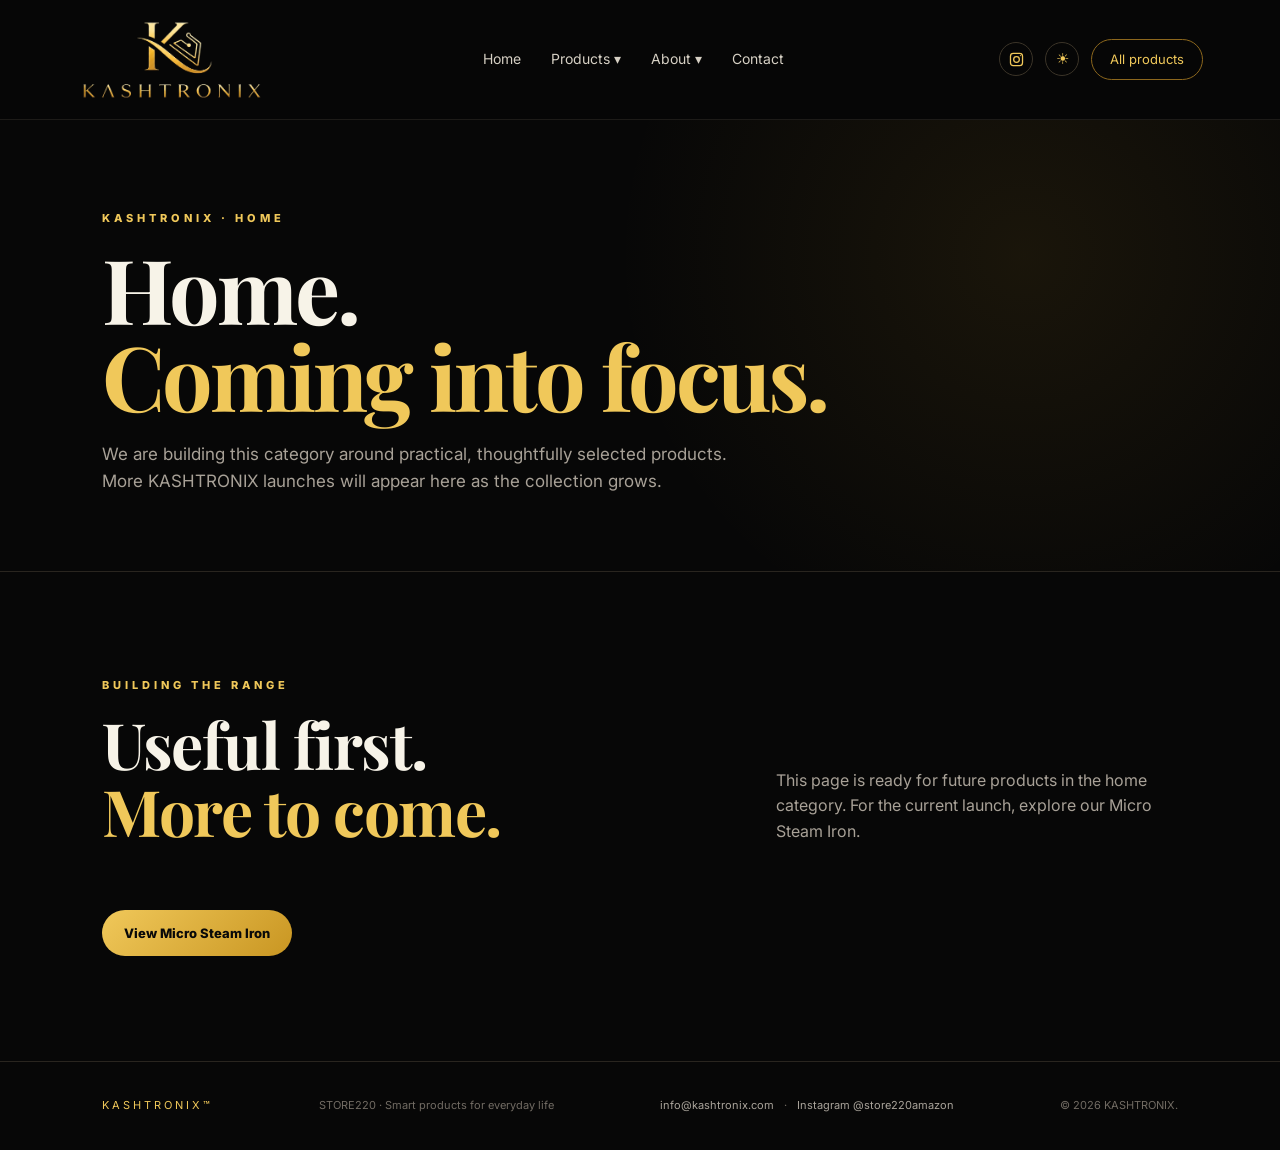
<file: home.html>
<!DOCTYPE html>
<html lang="en">

<head>

  <!-- Basic SEO -->
  <meta charset="UTF-8">
  <meta name="viewport" content="width=device-width, initial-scale=1.0">

  <title>KASHTRONIX™ Home Products | Practical Products for Everyday Living</title>

  <meta
    name="description"
    content="Explore KASHTRONIX™ home products designed around practical, useful solutions for everyday living. Discover our growing collection of modern home products."
  >

  <meta name="robots" content="index, follow">

  <link
    rel="canonical"
    href="https://www.kashtronix.com/home.html"
  >

  <!-- Website Icon -->
  <link
    rel="icon"
    type="image/png"
    href="assets/logo new .png"
  >

  <!-- Open Graph -->
  <meta property="og:type" content="website">

  <meta
    property="og:title"
    content="KASHTRONIX™ Home Products | Practical Products for Everyday Living"
  >

  <meta
    property="og:description"
    content="Practical, thoughtfully selected products for modern everyday homes from KASHTRONIX™."
  >

  <meta
    property="og:url"
    content="https://www.kashtronix.com/home.html"
  >

  <meta
    property="og:image"
    content="https://www.kashtronix.com/assets/logo new .png"
  >

  <meta
    property="og:site_name"
    content="KASHTRONIX™"
  >

  <!-- Google tag (gtag.js) -->
  <script
    async
    src="https://www.googletagmanager.com/gtag/js?id=G-SP24H0GY4Q"
  ></script>

  <script>
    window.dataLayer = window.dataLayer || [];

    function gtag() {
      dataLayer.push(arguments);
    }

    gtag('js', new Date());

    gtag('config', 'G-SP24H0GY4Q');
  </script>

  <!-- Fonts -->
  <link
    rel="preconnect"
    href="https://fonts.googleapis.com"
  >

  <link
    rel="preconnect"
    href="https://fonts.gstatic.com"
    crossorigin
  >

  <link
    href="https://fonts.googleapis.com/css2?family=Inter:wght@400;500;600;700;800&family=Playfair+Display:wght@600;700&display=swap"
    rel="stylesheet"
  >

  <!-- Main CSS -->
  <link
    rel="stylesheet"
    href="style.css"
  >

</head>

<body>

  <!-- =========================
       HEADER
  ========================== -->

  <header class="nav">

    <!-- Logo -->
    <a
      class="brand"
      href="index.html"
    >
      <img
        src="assets/logo new .png"
        alt="KASHTRONIX logo"
      >
    </a>


    <!-- Main Navigation -->
    <nav class="nav-links">

      <a href="index.html">
        Home
      </a>


      <!-- Products Dropdown -->
      <div class="dropdown">

        <button class="drop-toggle">
          Products ▾
        </button>

        <div class="dropdown-menu">

          <a href="products.html">
            All Products
          </a>

          <a href="steam-iron.html">
            Micro Steam Iron
          </a>

          <a href="home.html">
            Home
          </a>

          <a href="kitchen.html">
            Kitchen
          </a>

          <a href="appliances.html">
            Appliances
          </a>

          <a href="electronics.html">
            Electronics
          </a>

        </div>

      </div>


      <!-- About Dropdown -->
      <div class="dropdown">

        <button class="drop-toggle">
          About ▾
        </button>

        <div class="dropdown-menu">

          <a href="about.html">
            Our Story
          </a>

          <a href="about.html#store220">
            Store220
          </a>

        </div>

      </div>


      <a href="contact.html">
        Contact
      </a>

    </nav>


    <!-- Right Side Controls -->
    <div class="nav-social">

      <!-- Instagram -->
      <a
        class="insta"
        href="https://www.instagram.com/store220amazon/"
        target="_blank"
        rel="noopener noreferrer"
        aria-label="Instagram"
      >

        <svg
          viewBox="0 0 24 24"
          aria-hidden="true"
        >

          <rect
            x="3.5"
            y="3.5"
            width="17"
            height="17"
            rx="4"
          ></rect>

          <circle
            cx="12"
            cy="12"
            r="4"
          ></circle>

          <circle
            cx="17.5"
            cy="6.5"
            r=".8"
            fill="currentColor"
            stroke="none"
          ></circle>

        </svg>

      </a>


      <!-- Light / Dark Mode -->
      <button
        class="theme-toggle"
        type="button"
        aria-label="Toggle light and dark mode"
        title="Toggle light and dark mode"
      >
        ☀
      </button>


      <!-- All Products Button -->
      <a
        class="nav-cta"
        href="products.html"
      >
        All products
      </a>


      <!-- Mobile Menu -->
      <button
        class="menu"
        aria-label="Open menu"
      >
        ☰
      </button>

    </div>

  </header>


  <!-- =========================
       MAIN CONTENT
  ========================== -->

  <main>

    <!-- Page Hero -->
    <section class="page-hero">

      <p class="eyebrow">
        KASHTRONIX · Home
      </p>

      <h1>
        Home.<br>
        <span>Coming into focus.</span>
      </h1>

      <p>
        We are building this category around practical,
        thoughtfully selected products. More KASHTRONIX
        launches will appear here as the collection grows.
      </p>

    </section>


    <!-- Building The Range -->
    <section class="section">

      <div class="section-head">

        <div>

          <p class="eyebrow">
            BUILDING THE RANGE
          </p>

          <h2>
            Useful first.<br>
            <span>More to come.</span>
          </h2>

        </div>

        <p>
          This page is ready for future products in the
          home category. For the current launch, explore
          our Micro Steam Iron.
        </p>

      </div>


      <a
        class="button gold"
        href="steam-iron.html"
      >
        View Micro Steam Iron
      </a>

    </section>

  </main>


  <!-- =========================
       FOOTER
  ========================== -->

  <footer>

    <div class="footer-brand">
      KASHTRONIX™
    </div>

    <div>
      STORE220 · Smart products for everyday life
    </div>

    <div class="footer-social">

      <a href="mailto:info@kashtronix.com">
        info@kashtronix.com
      </a>

      <span>
        ·
      </span>

      <a
        href="https://www.instagram.com/store220amazon/"
        target="_blank"
        rel="noopener noreferrer"
      >
        Instagram @store220amazon
      </a>

    </div>

    <div>
      © 2026 KASHTRONIX.
    </div>

  </footer>


  <!-- Main JavaScript -->
  <script src="script.js"></script>

</body>

</html>
</file>
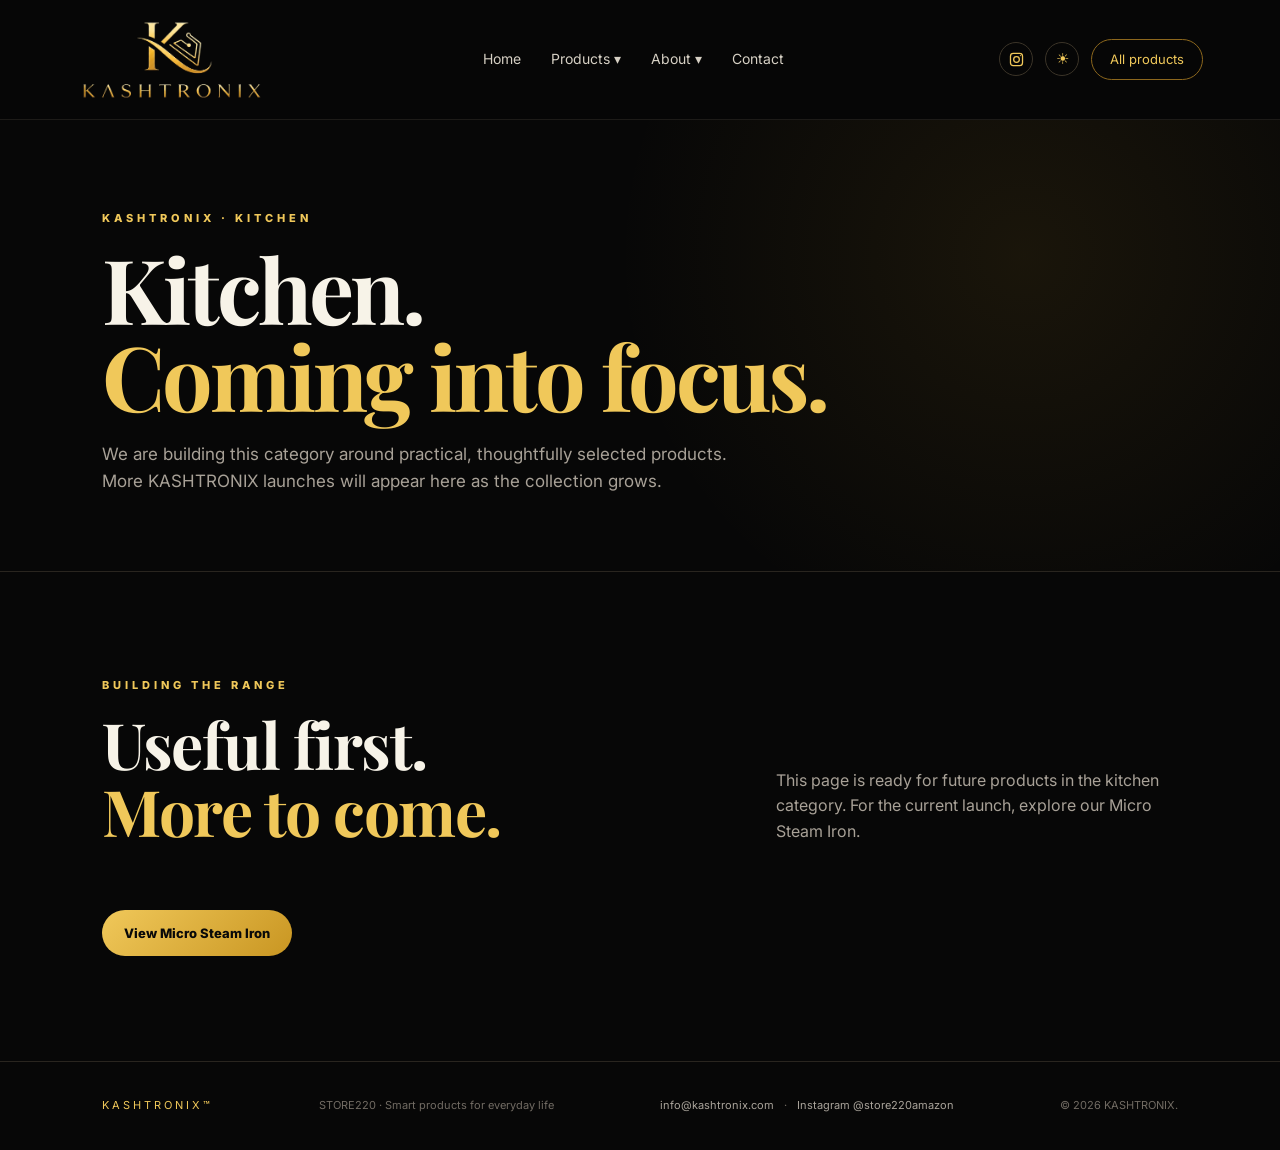
<file: kitchen.html>
<!DOCTYPE html>
<html lang="en">

<head>

  <!-- Basic SEO -->
  <meta charset="UTF-8">
  <meta name="viewport" content="width=device-width, initial-scale=1.0">

  <title>KASHTRONIX™ Kitchen Products | Practical Kitchen Essentials</title>

  <meta
    name="description"
    content="Explore the KASHTRONIX™ kitchen collection, focused on practical and modern products for cooking, preparing and serving. New products coming soon."
  >

  <meta name="robots" content="index, follow">

  <link
    rel="canonical"
    href="https://www.kashtronix.com/kitchen.html"
  >

  <!-- Website Icon -->
  <link
    rel="icon"
    type="image/png"
    href="assets/logo new .png"
  >

  <!-- Open Graph -->
  <meta property="og:type" content="website">

  <meta
    property="og:title"
    content="KASHTRONIX™ Kitchen Products | Practical Kitchen Essentials"
  >

  <meta
    property="og:description"
    content="Practical, modern kitchen products for everyday living from KASHTRONIX™. New products coming soon."
  >

  <meta
    property="og:url"
    content="https://www.kashtronix.com/kitchen.html"
  >

  <meta
    property="og:image"
    content="https://www.kashtronix.com/assets/logo new .png"
  >

  <meta
    property="og:site_name"
    content="KASHTRONIX™"
  >

  <!-- Google tag (gtag.js) -->
  <script
    async
    src="https://www.googletagmanager.com/gtag/js?id=G-SP24H0GY4Q"
  ></script>

  <script>
    window.dataLayer = window.dataLayer || [];

    function gtag() {
      dataLayer.push(arguments);
    }

    gtag('js', new Date());

    gtag('config', 'G-SP24H0GY4Q');
  </script>

  <!-- Fonts -->
  <link
    rel="preconnect"
    href="https://fonts.googleapis.com"
  >

  <link
    rel="preconnect"
    href="https://fonts.gstatic.com"
    crossorigin
  >

  <link
    href="https://fonts.googleapis.com/css2?family=Inter:wght@400;500;600;700;800&family=Playfair+Display:wght@600;700&display=swap"
    rel="stylesheet"
  >

  <!-- Main CSS -->
  <link
    rel="stylesheet"
    href="style.css"
  >

</head>

<body>

  <!-- =========================
       HEADER
  ========================== -->

  <header class="nav">

    <!-- Logo -->
    <a
      class="brand"
      href="index.html"
    >
      <img
        src="assets/logo new .png"
        alt="KASHTRONIX logo"
      >
    </a>


    <!-- Main Navigation -->
    <nav class="nav-links">

      <a href="index.html">
        Home
      </a>


      <!-- Products Dropdown -->
      <div class="dropdown">

        <button class="drop-toggle">
          Products ▾
        </button>

        <div class="dropdown-menu">

          <a href="products.html">
            All Products
          </a>

          <a href="steam-iron.html">
            Micro Steam Iron
          </a>

          <a href="home.html">
            Home
          </a>

          <a href="kitchen.html">
            Kitchen
          </a>

          <a href="appliances.html">
            Appliances
          </a>

          <a href="electronics.html">
            Electronics
          </a>

        </div>

      </div>


      <!-- About Dropdown -->
      <div class="dropdown">

        <button class="drop-toggle">
          About ▾
        </button>

        <div class="dropdown-menu">

          <a href="about.html">
            Our Story
          </a>

          <a href="about.html#store220">
            Store220
          </a>

        </div>

      </div>


      <a href="contact.html">
        Contact
      </a>

    </nav>


    <!-- Right Side Controls -->
    <div class="nav-social">

      <!-- Instagram -->
      <a
        class="insta"
        href="https://www.instagram.com/store220amazon/"
        target="_blank"
        rel="noopener noreferrer"
        aria-label="Instagram"
      >

        <svg
          viewBox="0 0 24 24"
          aria-hidden="true"
        >

          <rect
            x="3.5"
            y="3.5"
            width="17"
            height="17"
            rx="4"
          ></rect>

          <circle
            cx="12"
            cy="12"
            r="4"
          ></circle>

          <circle
            cx="17.5"
            cy="6.5"
            r=".8"
            fill="currentColor"
            stroke="none"
          ></circle>

        </svg>

      </a>


      <!-- Light / Dark Mode -->
      <button
        class="theme-toggle"
        type="button"
        aria-label="Toggle light and dark mode"
        title="Toggle light and dark mode"
      >
        ☀
      </button>


      <!-- All Products Button -->
      <a
        class="nav-cta"
        href="products.html"
      >
        All products
      </a>


      <!-- Mobile Menu -->
      <button
        class="menu"
        aria-label="Open menu"
      >
        ☰
      </button>

    </div>

  </header>


  <!-- =========================
       MAIN CONTENT
  ========================== -->

  <main>

    <!-- Page Hero -->
    <section class="page-hero">

      <p class="eyebrow">
        KASHTRONIX · Kitchen
      </p>

      <h1>
        Kitchen.<br>
        <span>Coming into focus.</span>
      </h1>

      <p>
        We are building this category around practical,
        thoughtfully selected products. More KASHTRONIX
        launches will appear here as the collection grows.
      </p>

    </section>


    <!-- Building The Range -->
    <section class="section">

      <div class="section-head">

        <div>

          <p class="eyebrow">
            BUILDING THE RANGE
          </p>

          <h2>
            Useful first.<br>
            <span>More to come.</span>
          </h2>

        </div>

        <p>
          This page is ready for future products in the
          kitchen category. For the current launch,
          explore our Micro Steam Iron.
        </p>

      </div>


      <a
        class="button gold"
        href="steam-iron.html"
      >
        View Micro Steam Iron
      </a>

    </section>

  </main>


  <!-- =========================
       FOOTER
  ========================== -->

  <footer>

    <div class="footer-brand">
      KASHTRONIX™
    </div>

    <div>
      STORE220 · Smart products for everyday life
    </div>

    <div class="footer-social">

      <a href="mailto:info@kashtronix.com">
        info@kashtronix.com
      </a>

      <span>
        ·
      </span>

      <a
        href="https://www.instagram.com/store220amazon/"
        target="_blank"
        rel="noopener noreferrer"
      >
        Instagram @store220amazon
      </a>

    </div>

    <div>
      © 2026 KASHTRONIX.
    </div>

  </footer>


  <!-- Main JavaScript -->
  <script src="script.js"></script>

</body>

</html>
</file>
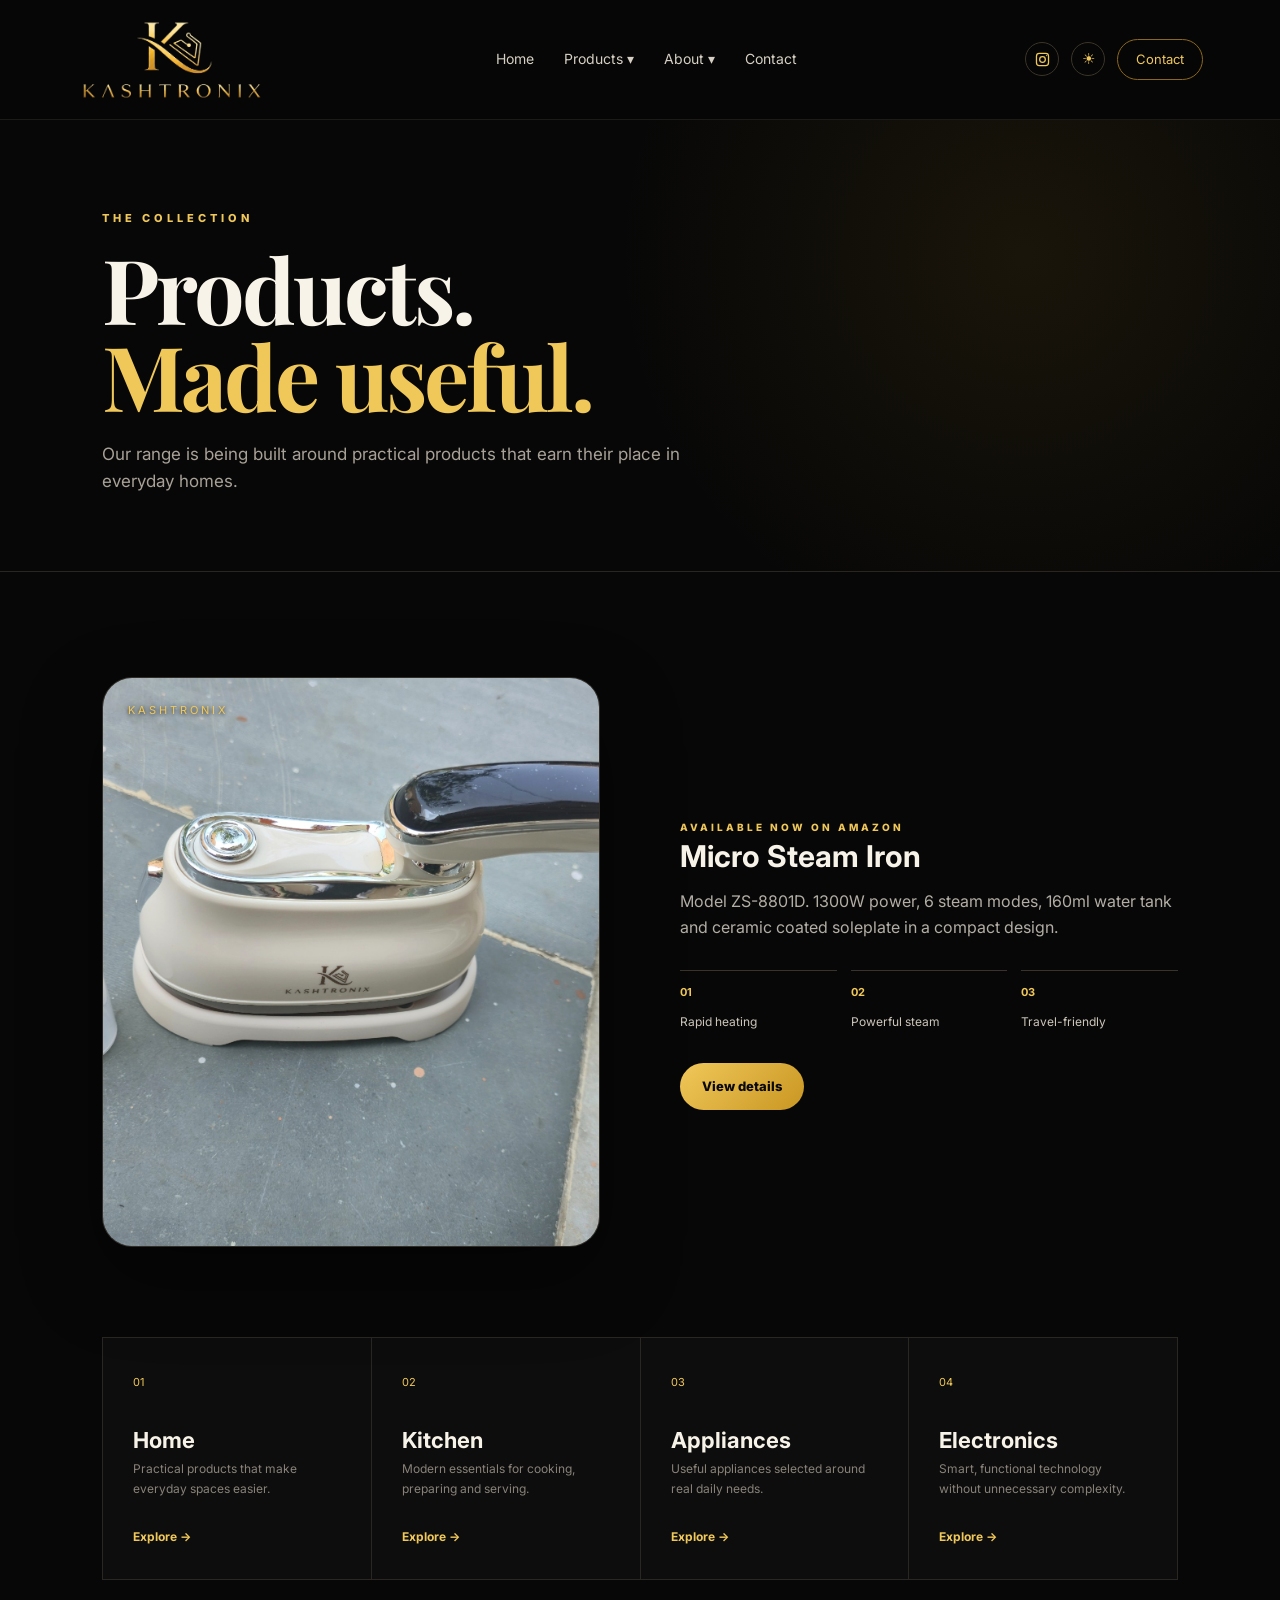
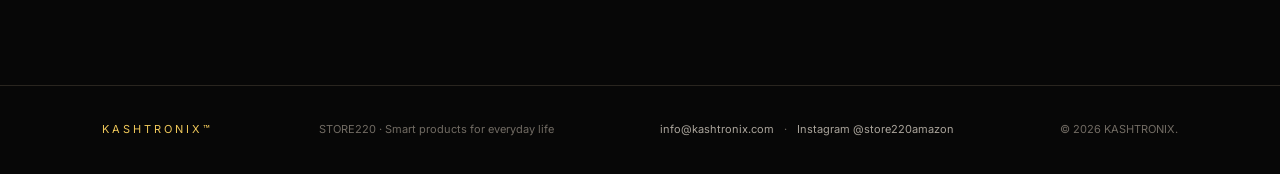
<file: products.html>
<!DOCTYPE html>
<html lang="en">

<head>

  <!-- Basic SEO -->
  <meta charset="UTF-8">
  <meta name="viewport" content="width=device-width, initial-scale=1.0">

  <title>KASHTRONIX™ Products | Smart Products for Everyday Living</title>

  <meta name="description" content="Explore KASHTRONIX™ products for modern everyday living, including the Micro Steam Iron and our growing collection of home, kitchen, appliance and electronic products.">

  <meta name="robots" content="index, follow">

  <link rel="canonical" href="https://www.kashtronix.com/products.html">

  <!-- Website Icon -->
  <link rel="icon" type="image/png" href="assets/logo new .png">

  <!-- Open Graph -->
  <meta property="og:type" content="website">
  <meta property="og:title" content="KASHTRONIX™ Products | Smart Products for Everyday Living">
  <meta property="og:description" content="Explore practical, modern products from KASHTRONIX™ for everyday homes.">
  <meta property="og:url" content="https://www.kashtronix.com/products.html">
  <meta property="og:image" content="https://www.kashtronix.com/assets/product-front.jpg">
  <meta property="og:site_name" content="KASHTRONIX™">

  <!-- Google tag (gtag.js) -->
  <script async src="https://www.googletagmanager.com/gtag/js?id=G-SP24H0GY4Q"></script>

  <script>
    window.dataLayer = window.dataLayer || [];

    function gtag() {
      dataLayer.push(arguments);
    }

    gtag('js', new Date());

    gtag('config', 'G-SP24H0GY4Q');
  </script>

  <!-- Fonts -->
  <link rel="preconnect" href="https://fonts.googleapis.com">
  <link rel="preconnect" href="https://fonts.gstatic.com" crossorigin>

  <link
    href="https://fonts.googleapis.com/css2?family=Inter:wght@400;500;600;700;800&family=Playfair+Display:wght@600;700&display=swap"
    rel="stylesheet"
  >

  <!-- Main CSS -->
  <link rel="stylesheet" href="style.css">

</head>

<body>

  <!-- =========================
       HEADER
  ========================== -->

  <header class="nav">

    <!-- Logo -->
    <a
      class="brand"
      href="index.html"
    >
      <img
        src="assets/logo new .png"
        alt="KASHTRONIX logo"
      >
    </a>


    <!-- Main Navigation -->
    <nav class="nav-links">

      <a href="index.html">
        Home
      </a>


      <!-- Products Dropdown -->
      <div class="dropdown">

        <button class="drop-toggle">
          Products ▾
        </button>

        <div class="dropdown-menu">

          <a
            class="active"
            href="products.html"
          >
            All Products
          </a>

          <a href="steam-iron.html">
            Micro Steam Iron
          </a>

          <a href="home.html">
            Home
          </a>

          <a href="kitchen.html">
            Kitchen
          </a>

          <a href="appliances.html">
            Appliances
          </a>

          <a href="electronics.html">
            Electronics
          </a>

        </div>

      </div>


      <!-- About Dropdown -->
      <div class="dropdown">

        <button class="drop-toggle">
          About ▾
        </button>

        <div class="dropdown-menu">

          <a href="about.html">
            Our Story
          </a>

          <a href="about.html#store220">
            Store220
          </a>

        </div>

      </div>


      <a href="contact.html">
        Contact
      </a>

    </nav>


    <!-- Right Side Controls -->
    <div class="nav-social">

      <!-- Instagram -->
      <a
        class="insta"
        href="https://www.instagram.com/store220amazon/"
        target="_blank"
        rel="noopener noreferrer"
        aria-label="Instagram"
      >

        <svg
          viewBox="0 0 24 24"
          aria-hidden="true"
        >

          <rect
            x="3.5"
            y="3.5"
            width="17"
            height="17"
            rx="4"
          ></rect>

          <circle
            cx="12"
            cy="12"
            r="4"
          ></circle>

          <circle
            cx="17.5"
            cy="6.5"
            r=".8"
            fill="currentColor"
            stroke="none"
          ></circle>

        </svg>

      </a>


      <!-- Light / Dark Mode -->
      <button
        class="theme-toggle"
        type="button"
        aria-label="Toggle light and dark mode"
        title="Toggle light and dark mode"
      >
        ☀
      </button>


      <!-- Contact Button -->
      <a
        class="nav-cta"
        href="contact.html"
      >
        Contact
      </a>


      <!-- Mobile Menu -->
      <button
        class="menu"
        aria-label="Open menu"
      >
        ☰
      </button>

    </div>

  </header>


  <!-- =========================
       MAIN CONTENT
  ========================== -->

  <main>

    <!-- Page Hero -->
    <section class="page-hero">

      <p class="eyebrow">
        THE COLLECTION
      </p>

      <h1>
        Products.<br>
        <span>Made useful.</span>
      </h1>

      <p>
        Our range is being built around practical
        products that earn their place in everyday homes.
      </p>

    </section>


    <!-- Featured Product -->
    <section class="section">

      <div class="featured-product">

        <!-- Product Image -->
        <div class="product-photo">

          <div class="photo-frame">

            <img
              src="assets/product-front.jpg"
              alt="KASHTRONIX Micro Steam Iron"
            >

          </div>

        </div>


        <!-- Product Information -->
        <div>

          <span class="tag">
            AVAILABLE NOW ON AMAZON
          </span>

          <h3>
            Micro Steam Iron
          </h3>

          <p class="product-intro">
            Model ZS-8801D. 1300W power, 6 steam modes,
            160ml water tank and ceramic coated soleplate
            in a compact design.
          </p>


          <!-- Features -->
          <div class="features">

            <div>

              <b>
                01
              </b>

              <span>
                Rapid heating
              </span>

            </div>


            <div>

              <b>
                02
              </b>

              <span>
                Powerful steam
              </span>

            </div>


            <div>

              <b>
                03
              </b>

              <span>
                Travel-friendly
              </span>

            </div>

          </div>


          <a
            class="button gold"
            href="steam-iron.html"
          >
            View details
          </a>

        </div>

      </div>


      <!-- Category Grid -->
      <div class="category-grid">

        <!-- Home -->
        <article>

          <span>
            01
          </span>

          <h3>
            Home
          </h3>

          <p>
            Practical products that make everyday spaces easier.
          </p>

          <br>

          <a
            class="shop-link"
            href="home.html"
          >
            Explore →
          </a>

        </article>


        <!-- Kitchen -->
        <article>

          <span>
            02
          </span>

          <h3>
            Kitchen
          </h3>

          <p>
            Modern essentials for cooking, preparing and serving.
          </p>

          <br>

          <a
            class="shop-link"
            href="kitchen.html"
          >
            Explore →
          </a>

        </article>


        <!-- Appliances -->
        <article>

          <span>
            03
          </span>

          <h3>
            Appliances
          </h3>

          <p>
            Useful appliances selected around real daily needs.
          </p>

          <br>

          <a
            class="shop-link"
            href="appliances.html"
          >
            Explore →
          </a>

        </article>


        <!-- Electronics -->
        <article>

          <span>
            04
          </span>

          <h3>
            Electronics
          </h3>

          <p>
            Smart, functional technology without unnecessary complexity.
          </p>

          <br>

          <a
            class="shop-link"
            href="electronics.html"
          >
            Explore →
          </a>

        </article>

      </div>

    </section>

  </main>


  <!-- =========================
       FOOTER
  ========================== -->

  <footer>

    <div class="footer-brand">
      KASHTRONIX™
    </div>

    <div>
      STORE220 · Smart products for everyday life
    </div>

    <div class="footer-social">

      <a href="mailto:info@kashtronix.com">
        info@kashtronix.com
      </a>

      <span>
        ·
      </span>

      <a
        href="https://www.instagram.com/store220amazon/"
        target="_blank"
        rel="noopener noreferrer"
      >
        Instagram @store220amazon
      </a>

    </div>

    <div>
      © 2026 KASHTRONIX.
    </div>

  </footer>


  <!-- Main JavaScript -->
  <script src="script.js"></script>

</body>

</html>
</file>
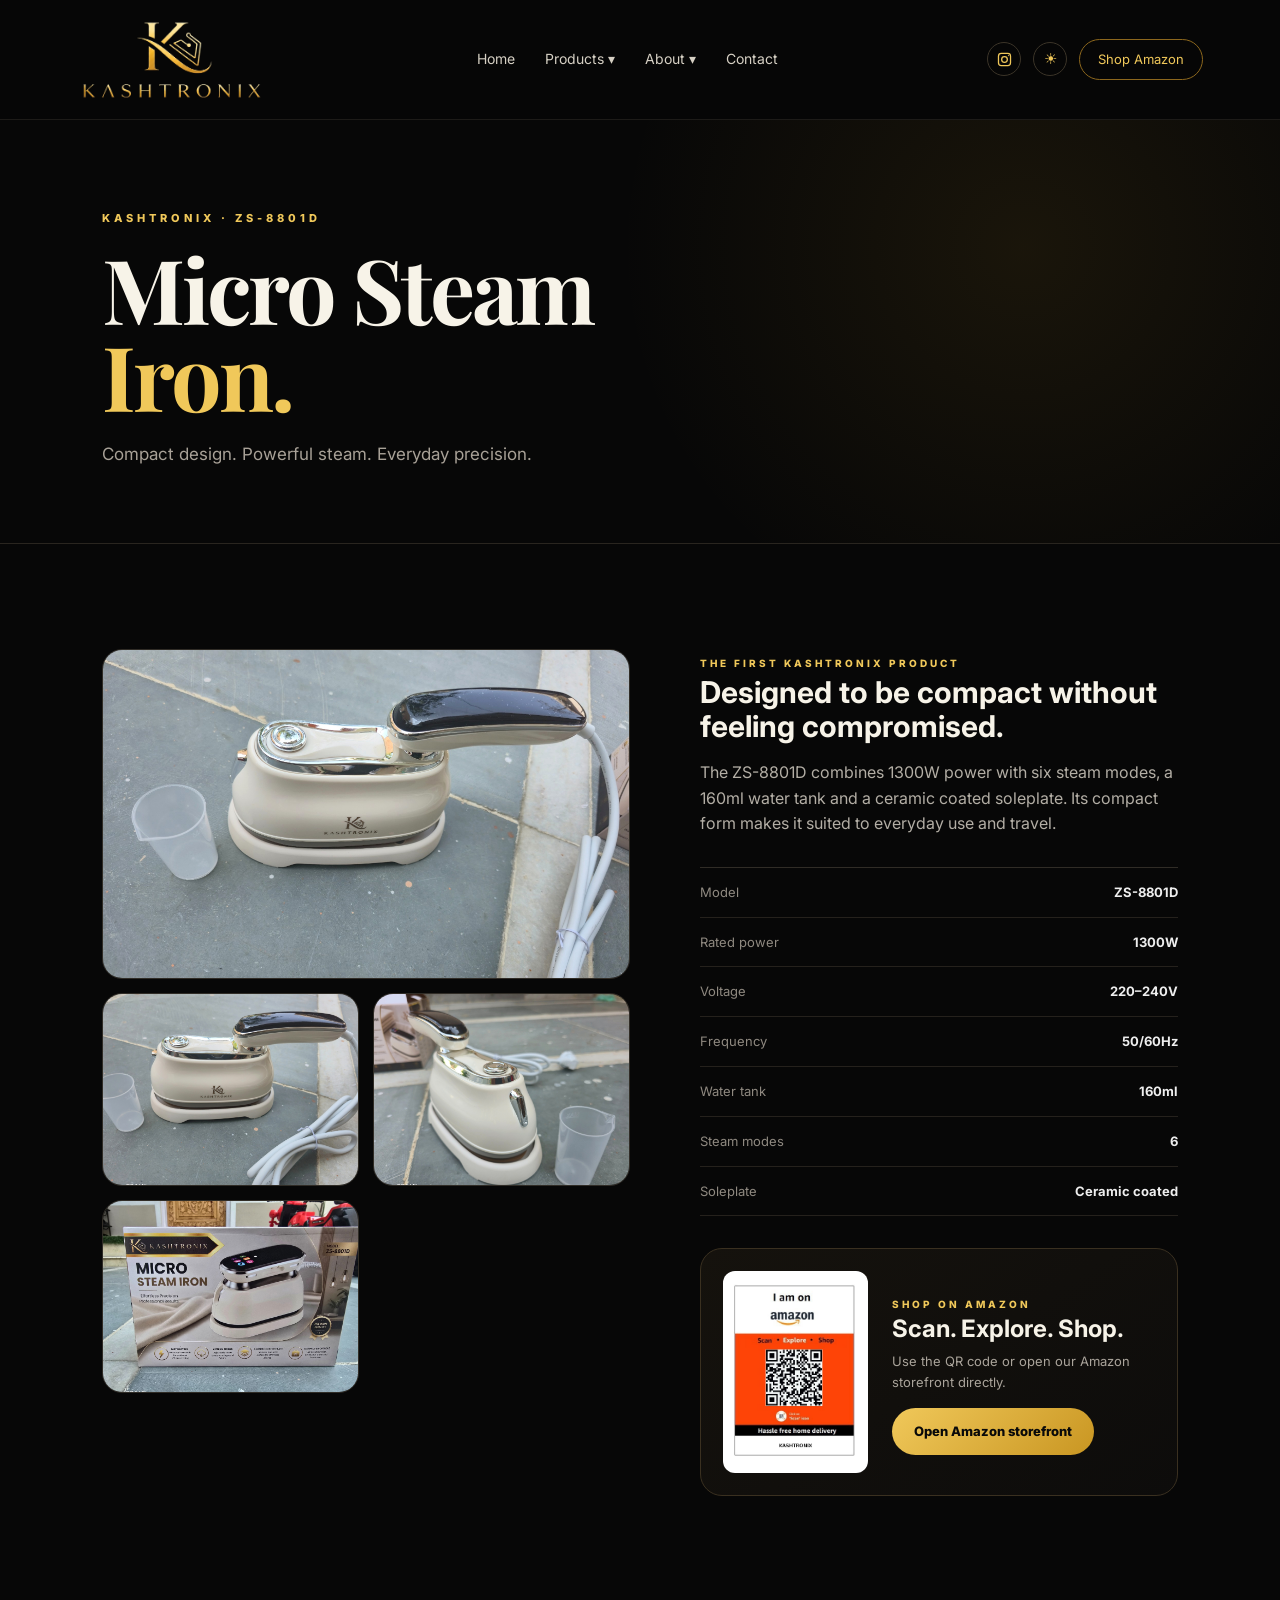
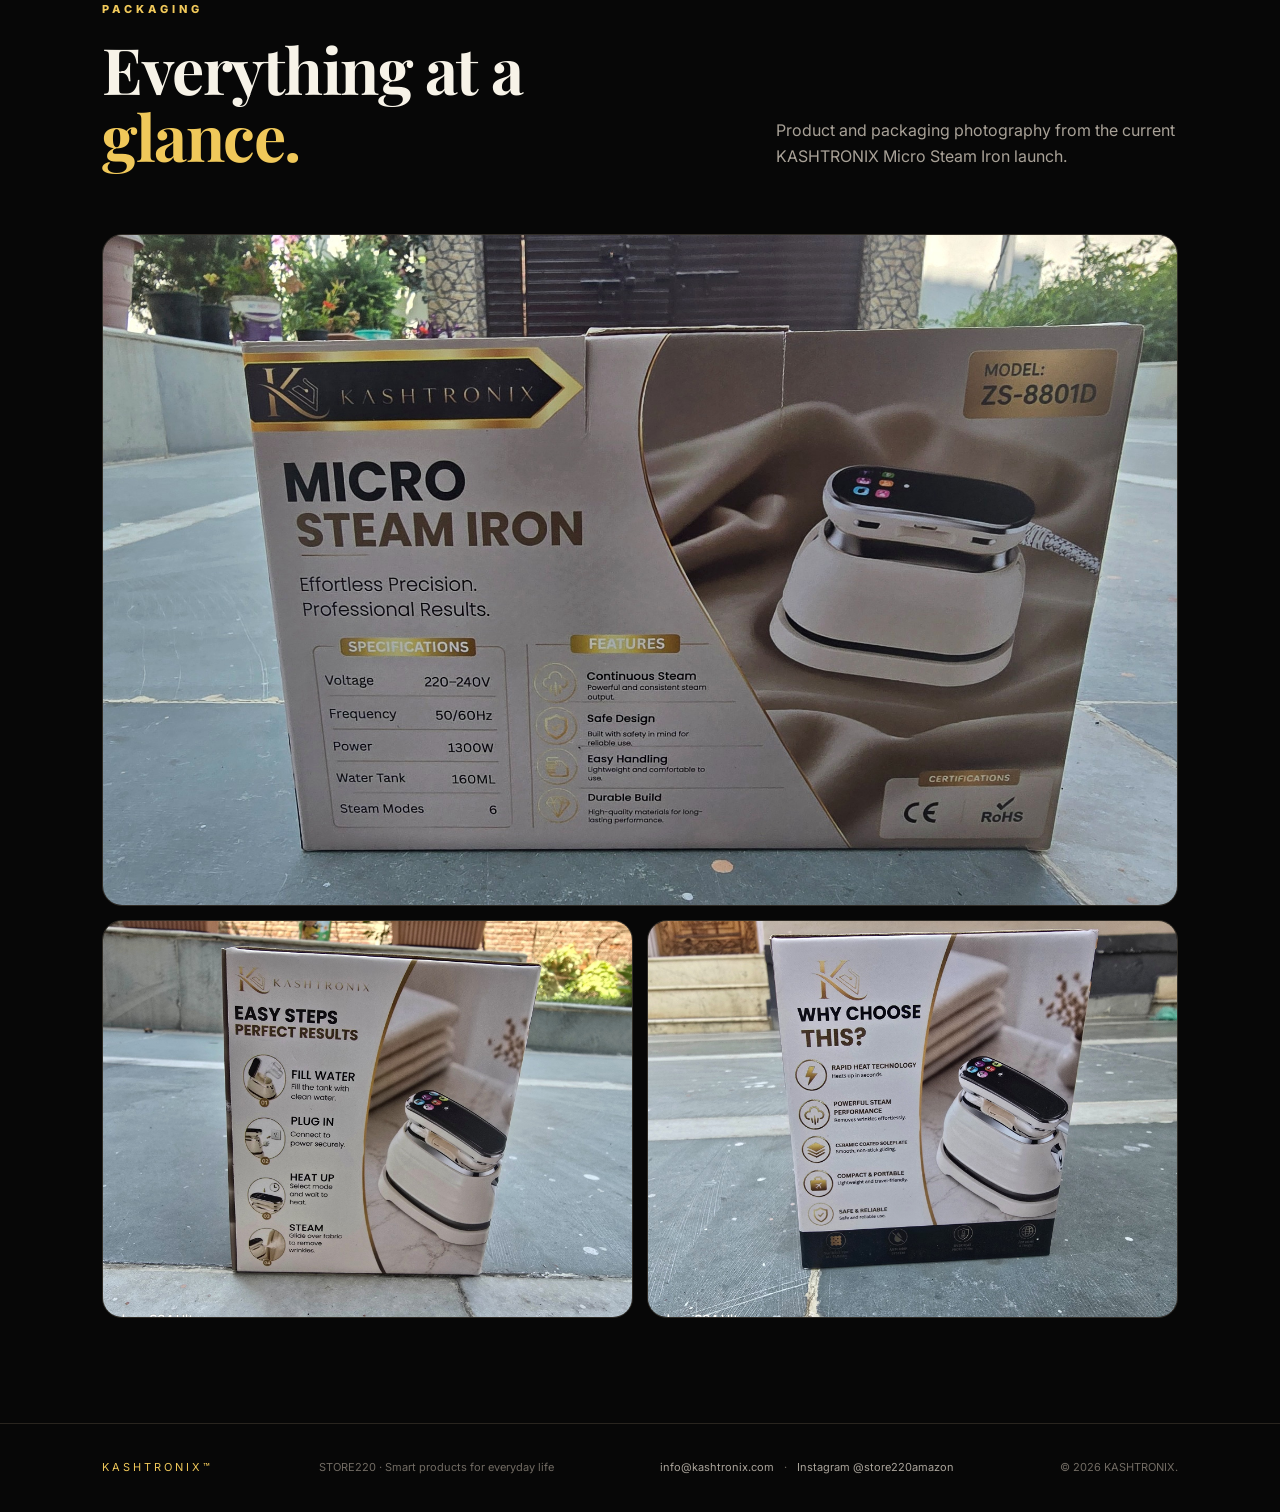
<file: steam-iron.html>
<!DOCTYPE html>
<html lang="en">

<head>

  <!-- Basic SEO -->
  <meta charset="UTF-8">
  <meta name="viewport" content="width=device-width, initial-scale=1.0">

  <title>KASHTRONIX™ Micro Steam Iron ZS-8801D | 1300W Steam Iron</title>

  <meta
    name="description"
    content="Discover the KASHTRONIX™ ZS-8801D Micro Steam Iron with 1300W power, 6 steam modes, 160ml water tank and ceramic coated soleplate. Compact and designed for everyday garment care and travel."
  >

  <meta name="robots" content="index, follow">

  <link
    rel="canonical"
    href="https://www.kashtronix.com/steam-iron.html"
  >

  <!-- Website Icon -->
  <link
    rel="icon"
    type="image/png"
    href="assets/logo new .png"
  >

  <!-- Open Graph -->
  <meta property="og:type" content="product">
  <meta
    property="og:title"
    content="KASHTRONIX™ Micro Steam Iron ZS-8801D"
  >

  <meta
    property="og:description"
    content="1300W power, 6 steam modes, 160ml water tank and ceramic coated soleplate in a compact design."
  >

  <meta
    property="og:url"
    content="https://www.kashtronix.com/steam-iron.html"
  >

  <meta
    property="og:image"
    content="https://www.kashtronix.com/assets/product-front.jpg"
  >

  <meta
    property="og:site_name"
    content="KASHTRONIX™"
  >

  <!-- Google tag (gtag.js) -->
  <script
    async
    src="https://www.googletagmanager.com/gtag/js?id=G-SP24H0GY4Q"
  ></script>

  <script>
    window.dataLayer = window.dataLayer || [];

    function gtag() {
      dataLayer.push(arguments);
    }

    gtag('js', new Date());

    gtag('config', 'G-SP24H0GY4Q');
  </script>

  <!-- Fonts -->
  <link
    rel="preconnect"
    href="https://fonts.googleapis.com"
  >

  <link
    rel="preconnect"
    href="https://fonts.gstatic.com"
    crossorigin
  >

  <link
    href="https://fonts.googleapis.com/css2?family=Inter:wght@400;500;600;700;800&family=Playfair+Display:wght@600;700&display=swap"
    rel="stylesheet"
  >

  <!-- Main CSS -->
  <link
    rel="stylesheet"
    href="style.css"
  >

  <!-- Product Structured Data -->
  <script type="application/ld+json">
{
  "@context": "https://schema.org",
  "@type": "Product",
  "name": "KASHTRONIX Micro Steam Iron ZS-8801D",
  "description": "Compact micro steam iron with 1300W power, 6 steam modes, 160ml water tank and ceramic coated soleplate.",
  "brand": {
    "@type": "Brand",
    "name": "KASHTRONIX"
  },
  "model": "ZS-8801D",
  "image": [
    "https://www.kashtronix.com/assets/product-front.jpg",
    "https://www.kashtronix.com/assets/product-top.jpg",
    "https://www.kashtronix.com/assets/product-side.jpg"
  ],
  "url": "https://www.kashtronix.com/steam-iron.html",

  "offers": {
    "@type": "Offer",
    "priceCurrency": "INR",
    "price": "2499",
    "availability": "https://schema.org/InStock",
    "url": "https://www.kashtronix.com/steam-iron.html",

    "shippingDetails": {
      "@type": "OfferShippingDetails",
      "shippingRate": {
        "@type": "MonetaryAmount",
        "value": "0",
        "currency": "INR"
      },
      "shippingDestination": {
        "@type": "DefinedRegion",
        "addressCountry": "IN"
      }
    },

    "hasMerchantReturnPolicy": {
      "@type": "MerchantReturnPolicy",
      "applicableCountry": "IN",
      "returnPolicyCategory": "https://schema.org/MerchantReturnFiniteReturnWindow",
      "merchantReturnDays": 10
    }
  }
}
</script>

</head>

<body>

  <!-- =========================
       HEADER
  ========================== -->

  <header class="nav">

    <!-- Logo -->
    <a
      class="brand"
      href="index.html"
    >
      <img
        src="assets/logo new .png"
        alt="KASHTRONIX logo"
      >
    </a>


    <!-- Main Navigation -->
    <nav class="nav-links">

      <a href="index.html">
        Home
      </a>


      <!-- Products Dropdown -->
      <div class="dropdown">

        <button class="drop-toggle">
          Products ▾
        </button>

        <div class="dropdown-menu">

          <a href="products.html">
            All Products
          </a>

          <a
            class="active"
            href="steam-iron.html"
          >
            Micro Steam Iron
          </a>

          <a href="home.html">
            Home
          </a>

          <a href="kitchen.html">
            Kitchen
          </a>

          <a href="appliances.html">
            Appliances
          </a>

          <a href="electronics.html">
            Electronics
          </a>

        </div>

      </div>


      <!-- About Dropdown -->
      <div class="dropdown">

        <button class="drop-toggle">
          About ▾
        </button>

        <div class="dropdown-menu">

          <a href="about.html">
            Our Story
          </a>

          <a href="about.html#store220">
            Store220
          </a>

        </div>

      </div>


      <a href="contact.html">
        Contact
      </a>

    </nav>


    <!-- Right Side Controls -->
    <div class="nav-social">

      <!-- Instagram -->
      <a
        class="insta"
        href="https://www.instagram.com/store220amazon/"
        target="_blank"
        rel="noopener noreferrer"
        aria-label="Instagram"
      >

        <svg
          viewBox="0 0 24 24"
          aria-hidden="true"
        >

          <rect
            x="3.5"
            y="3.5"
            width="17"
            height="17"
            rx="4"
          ></rect>

          <circle
            cx="12"
            cy="12"
            r="4"
          ></circle>

          <circle
            cx="17.5"
            cy="6.5"
            r=".8"
            fill="currentColor"
            stroke="none"
          ></circle>

        </svg>

      </a>


      <!-- Light / Dark Mode -->
      <button
        class="theme-toggle"
        type="button"
        aria-label="Toggle light and dark mode"
        title="Toggle light and dark mode"
      >
        ☀
      </button>


      <!-- Amazon Button -->
      <a
        class="nav-cta"
        href="https://www.amazon.in/storefront?me=ABE342PAME1X6&ref_=sc_ls_qr"
        target="_blank"
        rel="noopener noreferrer"
      >
        Shop Amazon
      </a>


      <!-- Mobile Menu -->
      <button
        class="menu"
        aria-label="Open menu"
      >
        ☰
      </button>

    </div>

  </header>


  <!-- =========================
       MAIN CONTENT
  ========================== -->

  <main>

    <!-- Product Hero -->
    <section class="page-hero">

      <p class="eyebrow">
        KASHTRONIX · ZS-8801D
      </p>

      <h1>
        Micro Steam<br>
        <span>Iron.</span>
      </h1>

      <p>
        Compact design. Powerful steam. Everyday precision.
      </p>

    </section>


    <!-- Product Details -->
    <section class="section">

      <div class="product-detail">

        <!-- Product Gallery -->
        <div class="gallery">

          <figure>
            <img
              src="assets/product-front.jpg"
              alt="KASHTRONIX Micro Steam Iron front view"
            >
          </figure>

          <figure>
            <img
              src="assets/product-top.jpg"
              alt="KASHTRONIX Micro Steam Iron top view"
            >
          </figure>

          <figure>
            <img
              src="assets/product-side.jpg"
              alt="KASHTRONIX Micro Steam Iron side view"
            >
          </figure>

          <figure>
            <img
              src="assets/box-front.jpg"
              alt="KASHTRONIX Micro Steam Iron packaging"
            >
          </figure>

        </div>


        <!-- Product Information -->
        <div>

          <span class="tag">
            THE FIRST KASHTRONIX PRODUCT
          </span>

          <h3>
            Designed to be compact without feeling compromised.
          </h3>

          <p class="product-intro">
            The ZS-8801D combines 1300W power with six steam
            modes, a 160ml water tank and a ceramic coated
            soleplate. Its compact form makes it suited to
            everyday use and travel.
          </p>


          <!-- Specifications -->
          <div class="spec-table">

            <div class="spec-row">
              <span>Model</span>
              <strong>ZS-8801D</strong>
            </div>

            <div class="spec-row">
              <span>Rated power</span>
              <strong>1300W</strong>
            </div>

            <div class="spec-row">
              <span>Voltage</span>
              <strong>220–240V</strong>
            </div>

            <div class="spec-row">
              <span>Frequency</span>
              <strong>50/60Hz</strong>
            </div>

            <div class="spec-row">
              <span>Water tank</span>
              <strong>160ml</strong>
            </div>

            <div class="spec-row">
              <span>Steam modes</span>
              <strong>6</strong>
            </div>

            <div class="spec-row">
              <span>Soleplate</span>
              <strong>Ceramic coated</strong>
            </div>

          </div>


          <!-- Amazon Shop Card -->
          <div class="shop-card">

            <div class="shop-card-inner">

              <img
                class="qr"
                src="assets/amazon-qr.jpg"
                alt="QR code for KASHTRONIX Amazon storefront"
              >

              <div>

                <span class="tag">
                  SHOP ON AMAZON
                </span>

                <h3 style="font-size:24px">
                  Scan. Explore. Shop.
                </h3>

                <p>
                  Use the QR code or open our Amazon
                  storefront directly.
                </p>

                <a
                  class="button gold"
                  href="https://www.amazon.in/storefront?me=ABE342PAME1X6&ref_=sc_ls_qr"
                  target="_blank"
                  rel="noopener noreferrer"
                >
                  Open Amazon storefront
                </a>

              </div>

            </div>

          </div>

        </div>

      </div>

    </section>


    <!-- Packaging Section -->
    <section
      class="section"
      style="padding-top:0"
    >

      <div class="section-head">

        <div>

          <p class="eyebrow">
            PACKAGING
          </p>

          <h2>
            Everything at a<br>
            <span>glance.</span>
          </h2>

        </div>

        <p>
          Product and packaging photography from the
          current KASHTRONIX Micro Steam Iron launch.
        </p>

      </div>


      <!-- Packaging Gallery -->
      <div class="gallery">

        <figure>

          <img
            src="assets/box-specs.jpg"
            alt="KASHTRONIX packaging specifications"
          >

        </figure>

        <figure>

          <img
            src="assets/box-steps.jpg"
            alt="KASHTRONIX easy steps packaging"
          >

        </figure>

        <figure>

          <img
            src="assets/box-why.jpg"
            alt="KASHTRONIX product benefits packaging"
          >

        </figure>

      </div>

    </section>

  </main>


  <!-- =========================
       FOOTER
  ========================== -->

  <footer>

    <div class="footer-brand">
      KASHTRONIX™
    </div>

    <div>
      STORE220 · Smart products for everyday life
    </div>

    <div class="footer-social">

      <a href="mailto:info@kashtronix.com">
        info@kashtronix.com
      </a>

      <span>
        ·
      </span>

      <a
        href="https://www.instagram.com/store220amazon/"
        target="_blank"
        rel="noopener noreferrer"
      >
        Instagram @store220amazon
      </a>

    </div>

    <div>
      © 2026 KASHTRONIX.
    </div>

  </footer>


  <!-- Main JavaScript -->
  <script src="script.js"></script>

</body>

</html>
</file>
<file: style.css>
*{box-sizing:border-box;margin:0;padding:0}
:root{--black:#070707;--black2:#0d0c0b;--gold:#c99622;--gold2:#f0c85a;--cream:#f7f3e8;--muted:#a8a197;--line:#29251f;--card:#11100e}
html{scroll-behavior:smooth}
body{font-family:Inter,Arial,sans-serif;background:var(--black);color:var(--cream);line-height:1.6}
a{color:inherit;text-decoration:none}
img{max-width:100%;display:block}

/* Header */
.nav{height:120px;padding:0 6vw;display:flex;align-items:center;justify-content:space-between;border-bottom:1px solid #1d1b18;background:rgba(7,7,7,.96);position:sticky;top:0;z-index:50;backdrop-filter:blur(16px)}
.brand img{
  width:190px;
  height:80px;
  object-fit:contain;
  mix-blend-mode:normal;
}
.nav-links{display:flex;align-items:center;gap:30px;color:#d6d0c4;font-size:14px}
.nav-links>a,.drop-toggle{padding:30px 0;position:relative}
.nav-links>a:hover,.drop-toggle:hover{color:var(--gold2)}
.nav-links>a.active{color:var(--gold2)}
.dropdown{position:relative}
.drop-toggle{background:none;border:0;color:#d6d0c4;font:inherit;cursor:pointer}
.dropdown-menu{position:absolute;top:68px;left:-18px;min-width:210px;padding:10px;background:#0d0c0b;border:1px solid #342d21;border-radius:14px;box-shadow:0 22px 60px rgba(0,0,0,.55);opacity:0;visibility:hidden;transform:translateY(8px);transition:.18s ease}
.dropdown:hover .dropdown-menu,.dropdown:focus-within .dropdown-menu,.dropdown.open .dropdown-menu{opacity:1;visibility:visible;transform:none}
.dropdown-menu a{display:block;padding:10px 12px;border-radius:9px;font-size:13px;color:#c8c1b5}
.dropdown-menu a:hover{background:#1a1713;color:var(--gold2)}
.nav-cta{border:1px solid #8c671d;padding:9px 18px;border-radius:999px;color:var(--gold2);font-size:13px;white-space:nowrap}
.nav-social{display:flex;align-items:center;gap:12px}
.insta{display:grid;place-items:center;width:34px;height:34px;border:1px solid #3b3428;border-radius:50%;color:var(--gold2);transition:.2s}
.insta:hover{border-color:var(--gold2);transform:translateY(-2px)}
.insta svg{width:17px;height:17px;fill:none;stroke:currentColor;stroke-width:1.8}
.menu{display:none;background:none;border:0;color:white;font-size:24px;cursor:pointer}

/* Shared */
.eyebrow{font-size:11px;letter-spacing:4px;color:var(--gold2);font-weight:800;margin-bottom:16px;text-transform:uppercase}
h1,h2{font-family:"Playfair Display",Georgia,serif}
h1{font-size:clamp(54px,7vw,92px);line-height:.98;letter-spacing:-3px}
h1 span,h2 span{color:var(--gold2)}
h2{font-size:clamp(40px,5vw,65px);line-height:1.05;letter-spacing:-1.5px}
h3{font-size:30px;line-height:1.15}
.section{padding:105px 8vw}
.button{display:inline-flex;align-items:center;justify-content:center;padding:13px 22px;border-radius:999px;font-weight:800;font-size:13px;transition:.2s;border:0;cursor:pointer}
.button.gold{background:linear-gradient(135deg,var(--gold2),var(--gold));color:#090909}
.button.gold:hover{transform:translateY(-2px);box-shadow:0 12px 30px rgba(217,165,43,.2)}
.button.ghost{border:1px solid #464039;color:#eee;background:transparent}
.button.ghost:hover{border-color:var(--gold2);color:var(--gold2)}
.page-hero{padding:90px 8vw 75px;border-bottom:1px solid var(--line);background:radial-gradient(circle at 80% 30%,rgba(217,165,43,.09),transparent 38%)}
.page-hero p:last-child{color:var(--muted);max-width:650px;margin-top:22px;font-size:17px}

/* Home */
.hero{min-height:700px;padding:80px 8vw 90px;display:grid;grid-template-columns:1fr 1fr;align-items:center;position:relative;overflow:hidden}
.hero-glow{position:absolute;width:620px;height:620px;border-radius:50%;background:radial-gradient(circle,rgba(217,165,43,.16),transparent 68%);right:-170px;top:40px}
.hero-copy{position:relative;z-index:2;max-width:640px}
.lead{font-size:19px;color:#bdb7aa;max-width:520px;margin:28px 0 32px}
.hero-actions{display:flex;gap:14px;flex-wrap:wrap}
.trust-row{display:flex;gap:22px;color:#8f8a81;font-size:12px;margin-top:34px;flex-wrap:wrap}
.hero-art{position:relative;display:flex;justify-content:center;align-items:center}
.orb{position:absolute;width:420px;height:420px;border-radius:50%;border:1px solid rgba(217,165,43,.24);box-shadow:0 0 100px rgba(217,165,43,.1)}
.product-card{width:min(430px,84%);height:540px;border:1px solid #3c321f;border-radius:26px;overflow:hidden;position:relative;background:#0d0d0d;box-shadow:0 35px 90px rgba(0,0,0,.65);transform:rotate(2deg)}
.product-card img{width:100%;height:100%;object-fit:cover;object-position:center;filter:brightness(.72) saturate(.9)}
.product-card:after{content:"";position:absolute;inset:0;background:linear-gradient(to bottom,rgba(0,0,0,.06),rgba(0,0,0,.92))}
.product-label{position:absolute;z-index:2;top:20px;left:20px;border:1px solid rgba(242,200,90,.55);color:var(--gold2);padding:6px 11px;border-radius:999px;font-size:10px;letter-spacing:2px}
.product-overlay{position:absolute;z-index:2;left:26px;right:26px;bottom:26px;display:flex;flex-direction:column}
.product-overlay small{color:var(--gold2);letter-spacing:2px;font-size:10px}
.product-overlay strong{font-size:25px;margin:5px 0}.product-overlay span{font-size:12px;color:#bdb8ad}
.ticker{height:70px;border-top:1px solid var(--line);border-bottom:1px solid var(--line);display:flex;align-items:center;justify-content:center;gap:30px;color:#d5cfc2;font-size:12px;letter-spacing:3px}.ticker i{color:var(--gold);font-style:normal}

/* Product */
.section-head{display:grid;grid-template-columns:1.2fr .8fr;gap:70px;align-items:end;margin-bottom:65px}.section-head>p{color:var(--muted);max-width:430px}
.featured-product{display:grid;grid-template-columns:1fr 1fr;gap:80px;align-items:center}
.photo-frame{width:min(570px,100%);height:570px;border:1px solid #302c26;border-radius:30px;overflow:hidden;background:#151515;position:relative;box-shadow:0 30px 80px rgba(0,0,0,.4)}
.photo-frame img{width:100%;height:100%;object-fit:cover;transition:.5s}.photo-frame:hover img{transform:scale(1.025)}
.photo-frame:before{content:"KASHTRONIX";position:absolute;z-index:2;top:24px;left:25px;font-size:11px;letter-spacing:3px;color:var(--gold2);text-shadow:0 1px 5px #000}
.tag{color:var(--gold2);font-size:10px;letter-spacing:3px;font-weight:800}.product-intro{color:#b3aea5;max-width:520px;margin:16px 0 28px}
.features{display:grid;grid-template-columns:repeat(3,1fr);gap:14px;margin:30px 0}.features div{border-top:1px solid #38332b;padding-top:13px}.features b{display:block;color:var(--gold2);font-size:11px;margin-bottom:6px}.features span{font-size:12px;color:#ccc6bb}
.amazon-note{font-size:11px;color:#777168;margin-top:15px}
.category-grid{display:grid;grid-template-columns:repeat(4,1fr);gap:1px;margin-top:90px;background:#2a2722;border:1px solid #2a2722}.category-grid article{background:#0d0d0d;padding:30px;min-height:190px}.category-grid span{color:var(--gold2);font-size:11px}.category-grid h3{font-size:22px;margin:35px 0 6px}.category-grid p{font-size:12px;color:#888279}

/* Product detail */
.product-detail{display:grid;grid-template-columns:1.05fr .95fr;gap:70px;align-items:start}.gallery{display:grid;grid-template-columns:1fr 1fr;gap:14px}.gallery figure{background:#12110f;border:1px solid #302c26;border-radius:20px;overflow:hidden;aspect-ratio:4/3}.gallery figure:first-child{grid-column:1/-1;aspect-ratio:16/10}.gallery img{width:100%;height:100%;object-fit:cover;transition:.35s}.gallery figure:hover img{transform:scale(1.03)}
.spec-table{border-top:1px solid #302c26;margin:30px 0}.spec-row{display:flex;justify-content:space-between;gap:20px;padding:14px 0;border-bottom:1px solid #25211c;font-size:13px}.spec-row span{color:#8f8980}.spec-row strong{color:#eee}
.shop-card{margin-top:32px;border:1px solid #3a3020;border-radius:22px;padding:22px;background:linear-gradient(145deg,#15120d,#0d0c0b)}.shop-card-inner{display:flex;gap:24px;align-items:center}.qr{width:145px;height:202px;object-fit:cover;border-radius:12px;background:#fff;padding:7px}.shop-card p{font-size:13px;color:#aaa49b;margin:8px 0 16px}.shop-link{color:var(--gold2);font-size:12px;font-weight:700}

/* Story / contact */
.story{padding:120px 12vw;display:grid;grid-template-columns:220px 1fr;gap:80px;background:#0e0d0c;border-top:1px solid #211f1b;border-bottom:1px solid #211f1b}.story-mark{width:190px;height:190px;border:1px solid #72561e;border-radius:50%;display:grid;place-items:center;font-family:Georgia,serif;font-size:110px;color:var(--gold2);box-shadow:inset 0 0 50px rgba(217,165,43,.06)}.story-copy{max-width:650px}.story-copy>p{color:#aaa49a;margin:18px 0}.signature{font-family:"Playfair Display",serif;color:var(--gold2);font-size:23px;margin-top:35px}
.launch{text-align:center;padding:130px 20px;background:radial-gradient(circle at center,rgba(217,165,43,.08),transparent 48%)}.launch>p:not(.eyebrow){color:#979187;margin:22px auto 28px;max-width:600px}
.contact{display:grid;grid-template-columns:1fr 1fr;gap:70px}.contact>div>p:not(.eyebrow){color:#99938a;max-width:460px;margin-top:20px}.contact-card{border:1px solid #302c26;border-radius:22px;padding:10px}.contact-card div{padding:23px;border-bottom:1px solid #28241f;display:flex;justify-content:space-between;gap:20px}.contact-card div:last-child{border-bottom:0}.contact-card span{color:#7f7970;font-size:12px}.contact-card strong{font-size:13px}.contact-card a:hover{color:var(--gold2)}
.contact-layout{display:grid;grid-template-columns:1fr 1fr;gap:60px}.contact-big{font-size:clamp(30px,4vw,50px);font-family:"Playfair Display",Georgia,serif;line-height:1.1;margin:15px 0 25px}.contact-links{display:grid;gap:12px;margin-top:28px}.contact-link{padding:18px 20px;border:1px solid #302c26;border-radius:16px;background:#0e0d0c;display:flex;align-items:center;justify-content:space-between;gap:20px}.contact-link small{display:block;color:#777168;font-size:10px;letter-spacing:2px;text-transform:uppercase}.contact-link strong{font-size:14px}.contact-link:hover{border-color:#71561e;transform:translateY(-1px)}
.social-box{border:1px solid #302c26;border-radius:24px;padding:32px;background:radial-gradient(circle at 80% 20%,rgba(217,165,43,.08),transparent 50%)}.social-box .insta-large{display:flex;align-items:center;gap:15px;color:var(--gold2);font-weight:800}.insta-large .insta{width:46px;height:46px}

/* Footer */
footer{border-top:1px solid #29251f;padding:35px 8vw;display:flex;justify-content:space-between;gap:50px;flex-wrap:wrap;color:#716b63;font-size:11px}
.footer-brand{color:var(--gold2);letter-spacing:3px}
.footer-contact{display:flex;align-items:center;gap:24px;flex-wrap:wrap}
.footer-contact a{color:#aaa49b}
.footer-contact a:hover{color:var(--gold2)}
.footer-social{display:flex;align-items:center;gap:10px}
.footer-social a{color:#aaa49b}
.footer-social a:hover{color:var(--gold2)}
@media(max-width:700px){
 .nav{padding:0 5vw}.nav-links{display:none;position:absolute;top:81px;left:0;right:0;background:#0b0b0b;border-bottom:1px solid #28241e;padding:15px 5vw 22px;flex-direction:column;align-items:stretch;gap:0}.nav-links.open{display:flex}.nav-links>a,.drop-toggle{padding:14px 0;text-align:left}.dropdown-menu{position:static;display:none;opacity:1;visibility:visible;transform:none;box-shadow:none;border:0;border-top:1px solid #28241e;border-radius:0;background:#0b0b0b;padding:4px 0 4px 15px}.dropdown.open .dropdown-menu{display:block}.nav-cta{display:none}.nav-social{margin-top:8px}.menu{display:block}
 .hero{grid-template-columns:1fr;padding:65px 6vw 75px;min-height:auto}.hero-art{margin-top:70px}.product-card{height:460px}.orb{width:350px;height:350px}.section{padding:80px 6vw}.section-head,.featured-product,.contact,.contact-layout,.product-detail{grid-template-columns:1fr;gap:35px}.section-head{margin-bottom:45px}.category-grid{grid-template-columns:1fr 1fr;margin-top:60px}.story{padding:80px 6vw;grid-template-columns:1fr;gap:40px}.story-mark{width:130px;height:130px;font-size:75px}.features{grid-template-columns:1fr}.ticker{gap:12px;font-size:9px;letter-spacing:1.5px}.ticker i{display:none}.page-hero{padding:70px 6vw 55px}.gallery{grid-template-columns:1fr 1fr}.shop-card-inner{align-items:flex-start}footer{padding:28px 6vw}
}
@media(max-width:560px){.brand img{width:135px}.gallery{grid-template-columns:1fr}.gallery figure:first-child{grid-column:auto;aspect-ratio:4/3}.shop-card-inner{flex-direction:column}.qr{width:150px;height:auto}.contact-card div{flex-direction:column;gap:5px}.hero h1{font-size:54px}.category-grid{grid-template-columns:1fr}}

/* =========================================
   LIGHT MODE
   Applies site-wide when body has
   class="light-mode"
========================================= */

body.light-mode {
  --black: #f7f5ef;
  --black2: #ffffff;
  --cream: #171717;
  --muted: #68645d;
  --line: #ddd8cc;
  --card: #ffffff;

  background: var(--black);
  color: var(--cream);
}

body.light-mode .nav {
  background: rgba(247, 245, 239, 0.96);
  border-bottom-color: #ddd8cc;
}

body.light-mode .nav-links {
  color: #33302b;
}

body.light-mode .drop-toggle {
  color: #33302b;
}

body.light-mode .dropdown-menu {
  background: #ffffff;
  border-color: #ddd8cc;
  box-shadow: 0 22px 60px rgba(0, 0, 0, 0.12);
}

body.light-mode .dropdown-menu a {
  color: #555149;
}

body.light-mode .dropdown-menu a:hover {
  background: #f2efe7;
  color: var(--gold);
}

body.light-mode .nav-cta {
  border-color: #c6a044;
  color: var(--gold);
}

body.light-mode .insta {
  border-color: #cfc8bb;
  color: var(--gold);
}

body.light-mode .menu {
  color: #222;
}

body.light-mode .lead,
body.light-mode .product-intro,
body.light-mode .section-head > p {
  color: #666158;
}

body.light-mode .page-hero {
  border-bottom-color: #ddd8cc;
  background: radial-gradient(
    circle at 80% 30%,
    rgba(217, 165, 43, 0.10),
    transparent 38%
  );
}

body.light-mode .product-card,
body.light-mode .photo-frame {
  background: #ffffff;
  border-color: #d8d1c3;
}

body.light-mode .category-grid {
  background: #ddd8cc;
  border-color: #ddd8cc;
}

body.light-mode .category-grid article {
  background: #ffffff;
}

body.light-mode .category-grid p {
  color: #666158;
}

body.light-mode .story {
  background: #eeece5;
  border-color: #ddd8cc;
}

body.light-mode .story-copy > p {
  color: #666158;
}

body.light-mode .contact-card,
body.light-mode .contact-link,
body.light-mode .social-box {
  background: #ffffff;
  border-color: #ddd8cc;
}

body.light-mode .contact-link small,
body.light-mode .contact-card span {
  color: #777168;
}

body.light-mode .contact-link strong,
body.light-mode .contact-card strong {
  color: #22201d;
}

body.light-mode .footer-contact a,
body.light-mode .footer-social a {
  color: #555149;
}

body.light-mode footer {
  border-top-color: #ddd8cc;
  color: #777168;
}

body.light-mode .button.ghost {
  border-color: #bdb7aa;
  color: #25231f;
}

body.light-mode .ticker {
  border-color: #ddd8cc;
  color: #4f4a42;
}

body.light-mode .features div {
  border-top-color: #d8d1c3;
}

body.light-mode .features span {
  color: #555149;
}

body.light-mode .photo-frame:before {
  text-shadow: none;
}

body.light-mode .gallery figure {
  background: #ffffff;
  border-color: #d8d1c3;
}

body.light-mode .spec-table {
  border-top-color: #d8d1c3;
}

body.light-mode .spec-row {
  border-bottom-color: #ddd8cc;
}

body.light-mode .spec-row span {
  color: #777168;
}

body.light-mode .spec-row strong {
  color: #171717;
}

/* Keep the Amazon card intentionally dark */
body.light-mode .shop-card {
  background: linear-gradient(145deg, #15120d, #0d0c0b);
  border-color: #3a3020;
  color: #f5f1e8;
}

body.light-mode .shop-card h3 {
  color: #f5f1e8;
}

body.light-mode .shop-card p {
  color: #aaa49b;
}

body.light-mode .shop-card .tag {
  color: var(--gold2);
}

body.light-mode .shop-card .button.gold {
  color: #090909;
}

body.light-mode .launch {
  background: radial-gradient(
    circle at center,
    rgba(217, 165, 43, 0.08),
    transparent 48%
  );
}

body.light-mode .launch > p:not(.eyebrow) {
  color: #666158;
}

/* =========================================
   THEME TOGGLE
========================================= */

.theme-toggle {
  width: 34px;
  height: 34px;
  display: grid;
  place-items: center;
  border: 1px solid #3b3428;
  border-radius: 50%;
  background: transparent;
  color: var(--gold2);
  font-size: 15px;
  cursor: pointer;
  transition: 0.2s;
}

.theme-toggle:hover {
  border-color: var(--gold2);
  transform: translateY(-2px);
}

body.light-mode .theme-toggle {
  border-color: #cfc8bb;
  color: var(--gold);
}

body.light-mode .theme-toggle:hover {
  border-color: var(--gold);
}

/* Mobile light-mode navigation */
@media (max-width: 700px) {
  body.light-mode .nav-links {
    background: #f7f5ef;
    border-bottom-color: #ddd8cc;
  }

  body.light-mode .dropdown-menu {
    background: #f7f5ef;
    border-top-color: #ddd8cc;
  }
}
</file>
